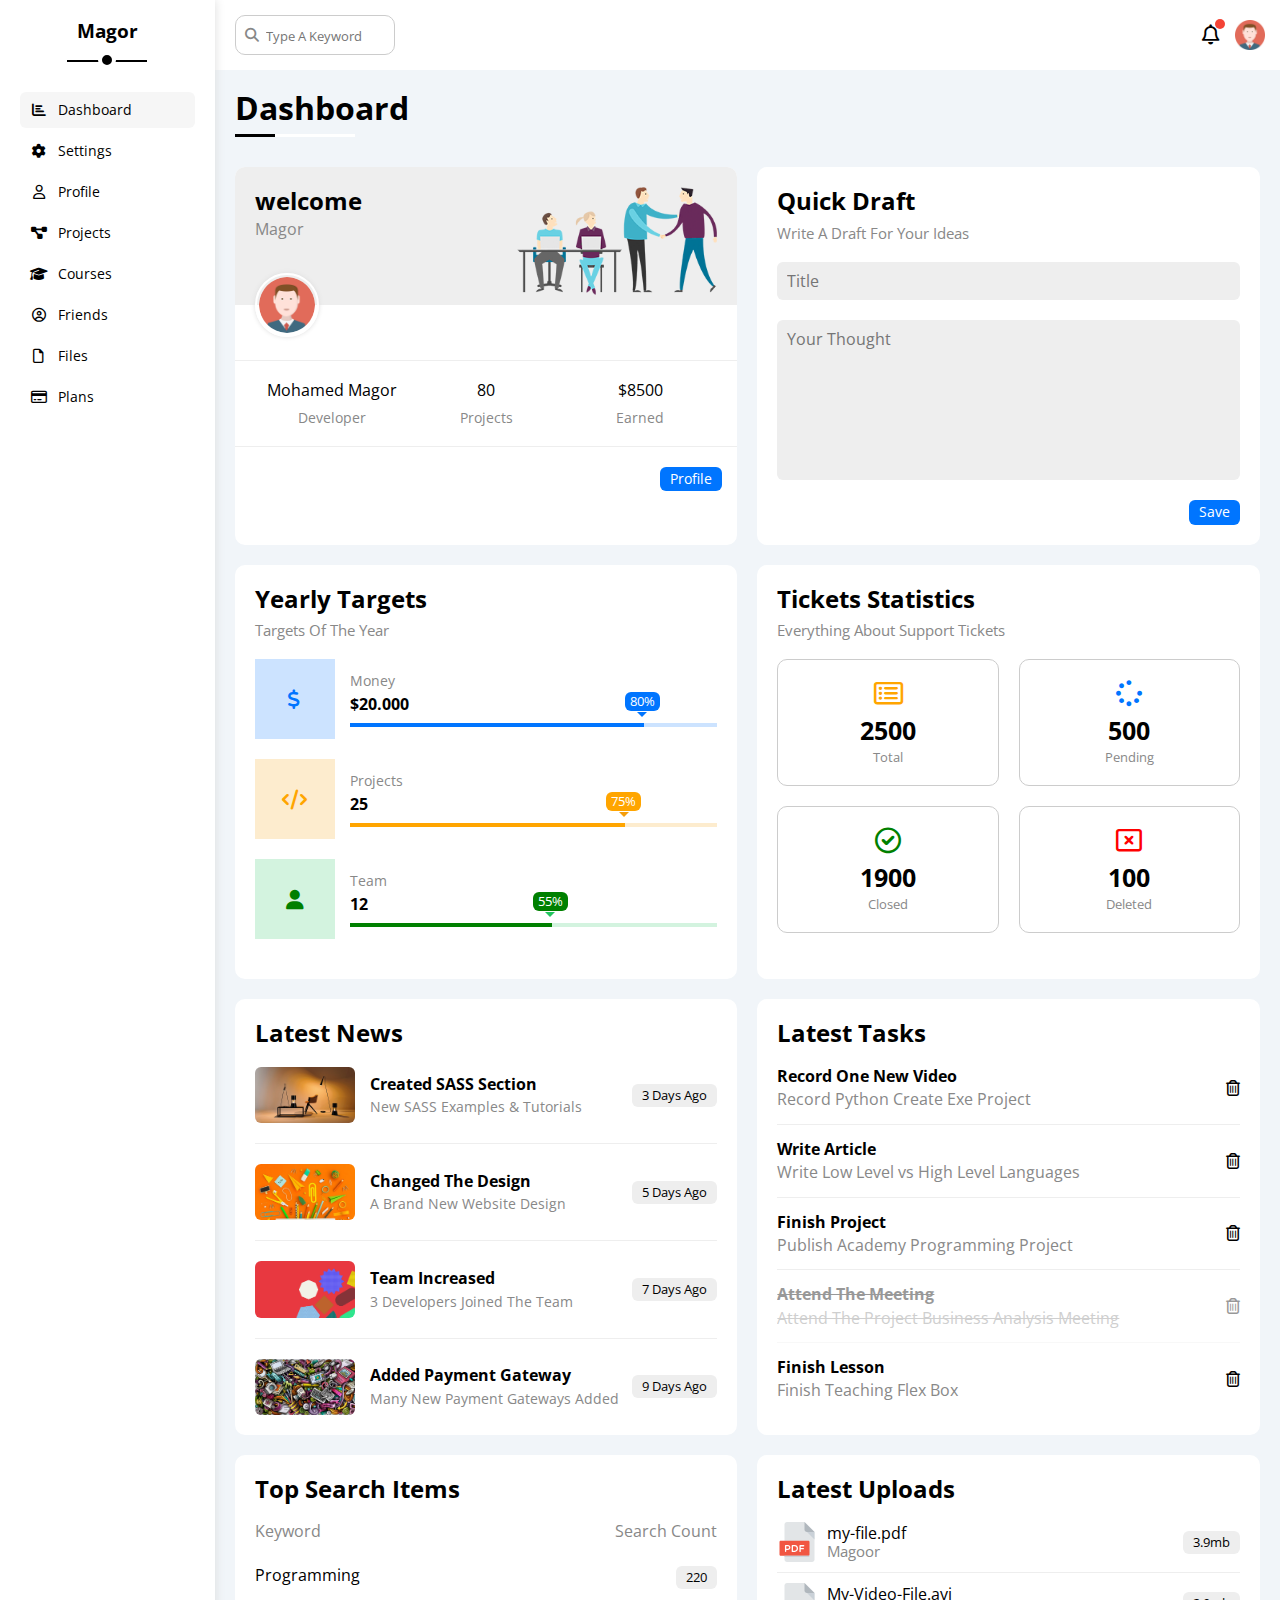
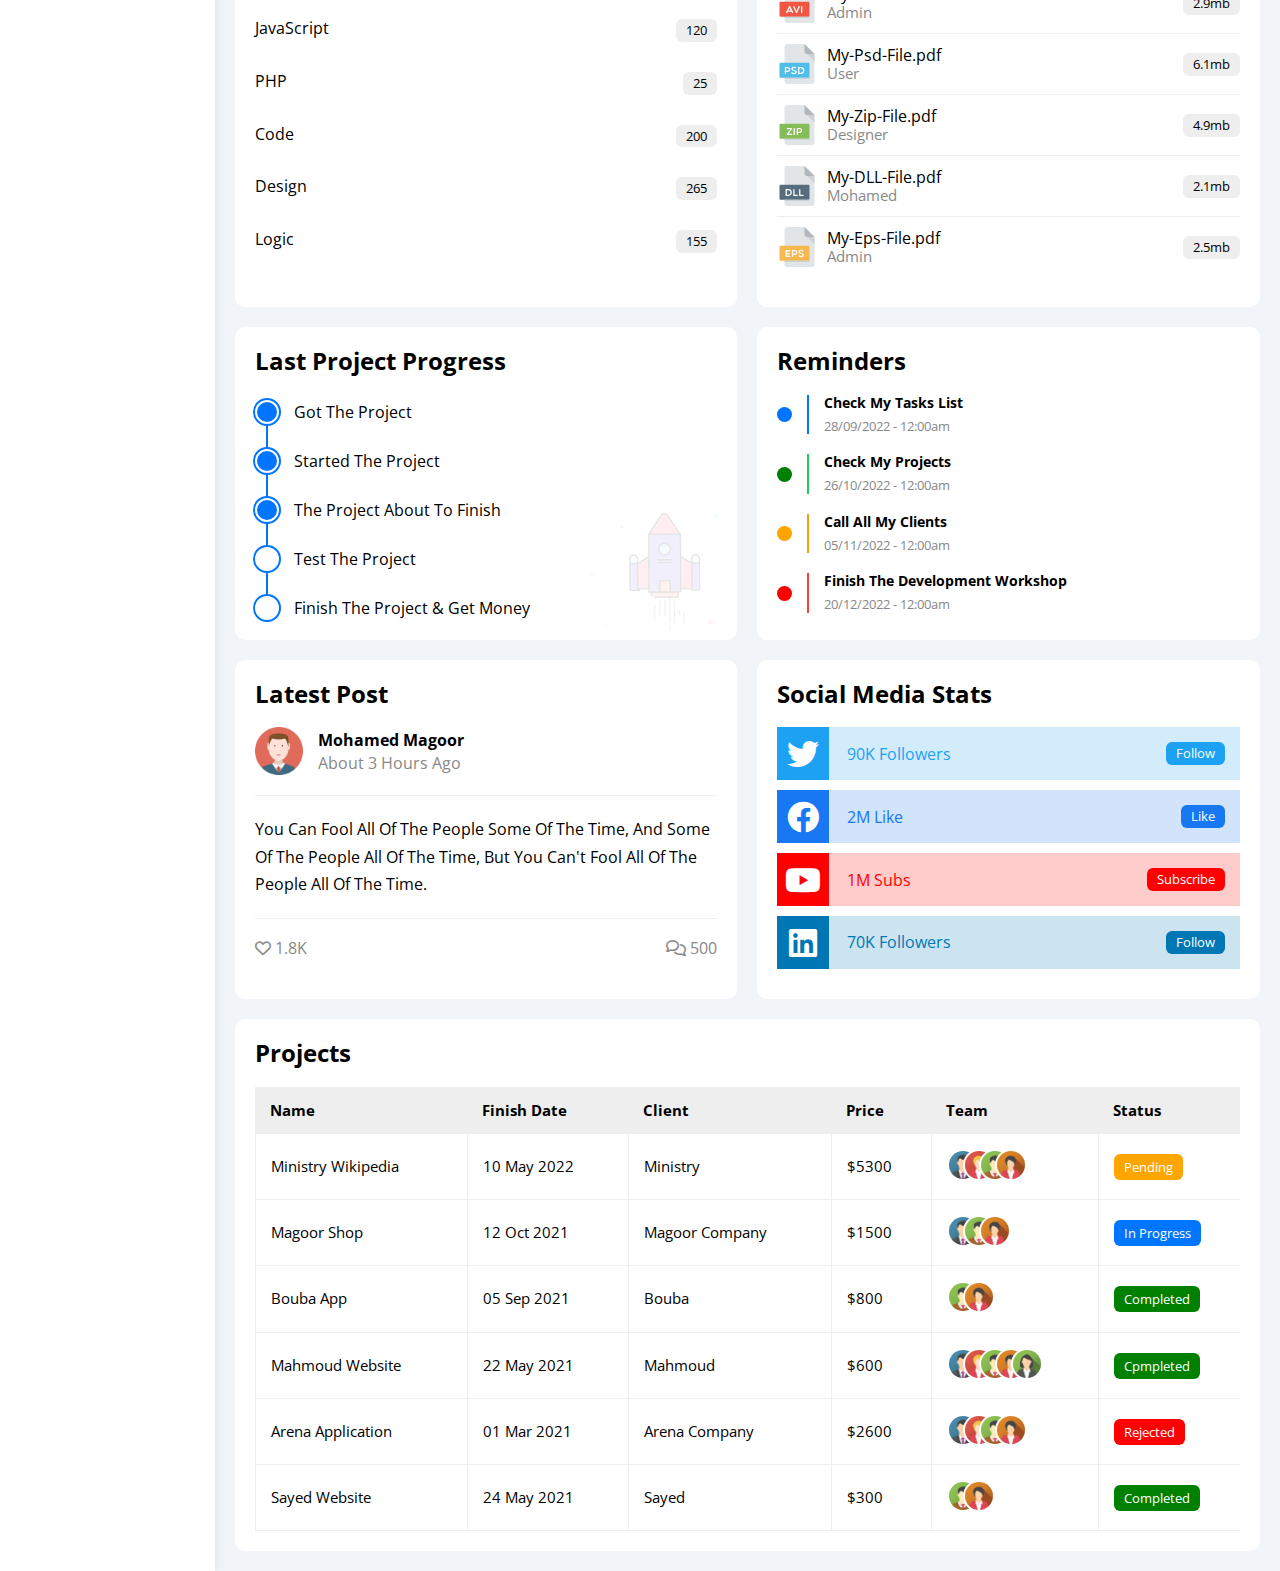
<file: index.html>
<!DOCTYPE html>
<html lang="en">
<head>
    <meta charset="UTF-8">
    <meta http-equiv="X-UA-Compatible" content="IE=edge">
    <meta name="viewport" content="width=device-width, initial-scale=1.0">
         <link rel="stylesheet" href="css/all.min.css">
         <link rel="stylesheet" href="css/framework.css">
         <link rel="stylesheet" href="css/main.css">
         <link rel="stylesheet" href="css/normalize.css">
         <link rel="preconnect" href="https://fonts.googleapis.com">
         <link rel="preconnect" href="https://fonts.gstatic.com" crossorigin>
         <link href="https://fonts.googleapis.com/css2?family=Cairo:wght@300;400;500;700&family=Open+Sans:wght@400;700&family=Work+Sans:wght@200;300;400;500;600;700;800&display=swap" rel="stylesheet">
    <title>Dashboard</title>
</head>
<body>
   <div class="page d-flex">
    <div class="sidebar bg-white p-20 p-relative">
        <h3 class="p-relative txt-c mt-0">Magor</h3>
        <ul>
            <li>
                <a class="active d-flex align-center fs-14 c-black rad-6 p-10" href="index.html">
                    <i class="fa-solid fa-chart-bar fa-fw"></i>
                    <span >Dashboard</span>
                </a>
            </li>
            <li>
                <a class=" d-flex align-center fs-14 c-black rad-6 p-10" href="settings.html">
                    <i class="fa-solid fa-gear fa-fw"></i>
                    <span>Settings</span>
                </a>
            </li>
            <li>
                <a class=" d-flex align-center fs-14 c-black rad-6 p-10" href="profile.html">
                    <i class="fa-regular fa-user fa-fw"></i>
                    <span>Profile</span>
                </a>
            </li>
            <li>
                <a class=" d-flex align-center fs-14 c-black rad-6 p-10" href="projects.html">
                    <i class="fa-solid fa-diagram-project fa-fw"></i>
                    <span>Projects</span>
                </a>
            </li>
            <li>
                <a class=" d-flex align-center fs-14 c-black rad-6 p-10" href="courses.html">
                    <i class="fa-solid fa-graduation-cap fa-fw"></i>
                    <span>Courses</span>
                </a>
            </li>
            <li>
                <a class=" d-flex align-center fs-14 c-black rad-6 p-10" href="friends.html">
                    <i class="fa-regular fa-circle-user fa-fw"></i>
                    <span>Friends</span>
                </a>
            </li>
            <li>
                <a class=" d-flex align-center fs-14 c-black rad-6 p-10" href="files.html">
                    <i class="fa-sharp fa-regular fa-file fa-fw"></i>
                    <span>Files</span>
                </a>
            </li>
            <li>
                <a class=" d-flex align-center fs-14 c-black rad-6 p-10" href="plans.html">
                    <i class="fa-regular fa-credit-card fa-fw"></i>
                    <span>Plans</span>
                </a>
            </li>
        </ul>
    </div>
    <div class="content w-full ">
        <!-- start head --> 
        <div class="head between-flex p-15 bg-white">
            <div class="search p-relative">
                <input class="p-10" type="search" placeholder="Type A Keyword">
            </div>
            <div class="icons d-flex align-center">
               <span class="notification p-relative ">
                <i class="fa-regular fa-bell fa-lg"></i>
               </span>
               <img src="avatar.png" alt="">
            </div>
        </div>
        <!-- end head -->
        <h1 class="p-relative">Dashboard</h1>
        <div class="wrapper d-grid gap-20">
            <div class="welcome bg-white rad-10 txt-c-mobile block-mobile">
                <div class="intro p-20 d-flex bg-eee space-between">
                    <div>
                        <h2 class="m-0">welcome</h2>
                        <p class="c-grey mt-5">Magor</p>
                    </div>
                    <img class="hide-mobile" src="welcome.png" alt="">
                </div>
                <img src="avatar.png" class="avatar" alt="">
                <div class="body txt-c d-flex p-20 mt-20 mb-20 block-mobile">
                    <div>Mohamed Magor <span class="d-block c-grey fs-14 mt-10">Developer</span></div>
                    <div>80 <span class="d-block c-grey fs-14 mt-10">Projects</span></div>
                    <div>$8500 <span class="d-block c-grey fs-14 mt-10">Earned</span></div>
                </div>
                <a href="profile.html" class="visite d-block fs-14 bg-blue c-white w-fit btn-shape">Profile</a>
            </div>
            <!-- end welcome -->
            <!-- start quick draft widget -->
            <div class="quick-draft bg-white p-20 rad-10">
                <h2 class="mt-0 mb-10">
                    Quick Draft
                </h2>
                <p class="mt-0 mb-20 c-grey fs-15">Write A Draft For Your Ideas</p>
                <form >
                    <input class="d-block rad-6 mb-20 w-full p-10 b-none bg-eee" type="text" placeholder="Title">
                    <textarea class="d-block rad-6 mb-20 w-full p-10 b-none bg-eee" placeholder="Your Thought"></textarea>
                    <input class="save d-block fs-14 bg-blue c-white b-none w-fit btn-shape" type="submit" value="Save">
                </form>
            </div>
            <!-- end quick draft widget -->
            <!-- start target -->
            <div class="targets bg-white rad-10  p-20">
                <h2 class="mt-0 mb-10">Yearly Targets</h2>
                <p class="mt-0 mb-20 c-grey fs-15">Targets Of The Year</p>
                <div class="targets-row mb-20  d-flex align-center blue">
                    <div class="icon center-flex">
                        <i class="fa-solid fa-dollar-sign c-blue fa-lg"></i>
                    </div>
                    <div class="details">
                        <span class="fs-14 c-grey">Money</span>
                        <span class="d-block mt-5 mb-10 fw-bold">$20.000</span>
                        <div class="progress p-relative">
                            <span class="bg-blue blue" style="width: 80%">
                            <span class="bg-blue">80%</span></span>
                        </div>
                    </div>

                </div>
                <div class="targets-row mb-20  d-flex align-center orange">
                    <div class="icon center-flex">
                        <i class="fa-solid fa-code fa-lg c-orange"></i>
                    </div>
                    <div class="details">
                        <span class="fs-14 c-grey">Projects</span>
                        <span class="d-block mt-5 mb-10 fw-bold">25</span>
                        <div class="progress p-relative">
                            <span class="bg-orange orange" style="width: 75%">
                            <span class="bg-orange">75%</span></span>
                        </div>
                    </div>

                </div>
                <div class="targets-row mb-20  d-flex align-center green">
                    <div class="icon center-flex">
                        <i class="fa-solid fa-user c-green fa-lg"></i>
                    </div>
                    <div class="details">
                        <span class="fs-14 c-grey">Team</span>
                        <span class="d-block mt-5 mb-10 fw-bold">12</span>
                        <div class="progress p-relative">
                            <span class="bg-green green" style="width: 55%">
                            <span class="bg-green">55%</span></span>
                        </div>
                    </div>

                </div>
            </div>
            <!-- end targets -->
            <!-- start tickets -->
            <div class="tickets p-20 rad-10 bg-white">
                <h2 class="mt-0 mb-10">Tickets Statistics</h2>
                <p class="mt-0 mb-20 c-grey fs-15">Everything About Support Tickets </p>
                <div class="d-flex txt-c f-wrap gap-20">
                    <div class="box p-20 rad-10 fs-13 c-grey">
                        <i class="fa-regular fa-rectangle-list mb-10 c-orange fa-2x"></i>
                        <span class="d-block fw-bold c-black fs-25 mb-5">2500</span>
                        Total
                    </div>
                    <div class="box p-20 rad-10 fs-13 c-grey">
                        <i class="fa-solid fa-spinner fa-2x c-blue mb-10"></i>
                        <span class="d-block fw-bold c-black fs-25 mb-5">500</span>
                        Pending
                    </div>
                    <div class="box p-20 rad-10 fs-13 c-grey">
                        <i class="fa-sharp fa-regular fa-circle-check fa-2x c-green mb-10"></i>
                        <span class="d-block fw-bold c-black fs-25 mb-5">1900</span>
                        Closed
                    </div>
                    <div class="box p-20 rad-10 fs-13 c-grey">
                        <i class="fa-regular fa-rectangle-xmark fa-2x c-red mb-10"></i>
                        <span class="d-block fw-bold c-black fs-25 mb-5">100</span>
                        Deleted

                    </div>

                </div>
            </div>
            <!-- end tickets -->
            <!-- start latestes news -->
            <div class="latest-news p-20 rad-10 bg-white txt-c-mobile">
                <h2 class="mt-0 mb-20">Latest News</h2>
                <div class="news-row d-flex align-center">
                    <img src="news-01.png" alt="">
                    <div class="info">
                        <h3>Created SASS Section</h3>
                        <p class="fs-14 m-0 c-grey">New SASS Examples & Tutorials</p>
                    </div>
                    <div class="btn-shape bg-eee fs-13 label">3 Days Ago</div>

                </div>
                <div class="news-row d-flex align-center">
                    <img src="news-02.png" alt="">
                    <div class="info">
                        <h3>Changed The Design</h3>
                        <p class="fs-14 m-0 c-grey">A Brand New Website Design</p>
                    </div>
                    <div class="btn-shape bg-eee fs-13 label">5 Days Ago</div>

                </div>
                <div class="news-row d-flex align-center">
                    <img src="news-03.png" alt="">
                    <div class="info">
                        <h3>Team Increased</h3>
                        <p class="fs-14 m-0 c-grey">3 Developers Joined The Team</p>
                    </div>
                    <div class="btn-shape bg-eee fs-13 label">7 Days Ago
                    </div>

                </div>
                <div class="news-row d-flex align-center">
                    <img src="news-04.png" alt="">
                    <div class="info">
                        <h3>Added Payment Gateway</h3>
                        <p class="fs-14 m-0 c-grey">Many New Payment Gateways Added</p>
                    </div>
                    <div class="btn-shape bg-eee fs-13 label">9 Days Ago</div>

                </div>

            </div>
            <!-- end latestes news -->
            <!-- start tasks -->
            <div class="tasks p-20 rad-10 bg-white">
                <h2 class="mt-0 mb-20">Latest Tasks</h2>
                <div class="task-row between-flex">
                    <div class="task-info">
                        <h3 class="mt-0 mb-5 fs-16">Record One New Video </h3>
                        <p class="c-grey m-0">Record Python Create Exe Project </p>

                    </div>
                    <i class="fa-regular fa-trash-can delete"></i>
                </div>
                <div class="task-row between-flex">
                    <div class="task-info">
                        <h3 class="mt-0 mb-5 fs-16">Write Article</h3>
                        <p class="c-grey m-0">Write Low Level vs High Level Languages</p>
                    </div>
                    <i class="fa-regular fa-trash-can delete"></i>
                </div>
                <div class="task-row between-flex">
                    <div class="task-info">
                        <h3 class="mt-0 mb-5 fs-16">Finish Project
                        </h3>
                        <p class="c-grey m-0">Publish Academy Programming Project

                        </p>

                    </div>
                    <i class="fa-regular fa-trash-can delete"></i>
                </div>
                <div class="task-row between-flex done">
                    <div class="task-info">
                        <h3 class="mt-0 mb-5 fs-16">Attend The Meeting</h3>
                        <p class="c-grey m-0">Attend The Project Business Analysis Meeting</p>
                    </div>
                    <i class="fa-regular fa-trash-can delete"></i>
                </div>
                <div class="task-row between-flex">
                    <div class="task-info">
                        <h3 class="mt-0 mb-5 fs-16">Finish Lesson</h3>
                        <p class="c-grey m-0">Finish Teaching Flex Box</p>
                    </div>
                    <i class="fa-regular fa-trash-can delete"></i>
                </div>

            </div>
            <!-- end tasks -->
            <!-- start top search -->
            <div class="search-items p-20 rad-10 bg-white ">
                <h2 class="mt-0 mb-20">Top Search Items </h2>
                <div class="items-head d-flex space-between c-grey mb-10">
                    <div>Keyword</div>
                    <div>Search Count </div>
                </div>
                <div class="items d-flex space-between pt-15 pb-15">
                    <span>Programming </span>
                    <span class="fs-13 btn-shape bg-eee">220</span>
                    
                </div>
                <div class="items d-flex space-between pt-15 pb-15">
                    <span>JavaScript
                    </span>
                    <span class="fs-13 btn-shape bg-eee">120</span>
                    
                </div>
                <div class="items d-flex space-between pt-15 pb-15">
                    <span>PHP </span>
                    <span class="fs-13 btn-shape bg-eee">25</span>
                    
                </div>
                <div class="items d-flex space-between pt-15 pb-15">
                    <span>Code </span>
                    <span class="fs-13 btn-shape bg-eee">200</span>
                    
                </div>
                <div class="items d-flex space-between pt-15 pb-15">
                    <span>Design
                    </span>
                    <span class="fs-13 btn-shape bg-eee">265</span>
                    
                </div>
                <div class="items d-flex space-between pt-15 pb-15">
                    <span>Logic
                    </span>
                    <span class="fs-13 btn-shape bg-eee">155</span>
                    
                </div>
            </div>
            <!-- end top search -->
            <!-- start a latest uploads -->
            <div class="latest-uploads p-20 rad-10 bg-white">
                <h2 class="mt-0 mb-20">Latest Uploads</h2>
                <ul class="m-0">
                    <li class="between-flex pb-10 mb-10">
                        <div class="d-flex align-center">
                            <img class="mr-10" src="pdf.svg" alt="">
                            <div>
                                <span class="d-block">my-file.pdf  </span>
                                <span class="fs-15 c-grey">Magoor</span>
                            </div>
                        </div>
                        <div class="bg-eee btn-shape fs-13">3.9mb</div>
                    </li>
                    <li class="between-flex pb-10 mb-10">
                        <div class="d-flex align-center">
                            <img class="mr-10" src="avi.svg" alt="">
                            <div>
                                <span class="d-block">My-Video-File.avi</span>                                </span>
                                <span class="fs-15 c-grey">Admin</span>
                            </div>
                        </div>
                        <div class="bg-eee btn-shape fs-13">2.9mb</div>
                    </li>
                    <li class="between-flex pb-10 mb-10">
                        <div class="d-flex align-center">
                            <img class="mr-10" src="psd.svg" alt="">
                            <div>
                                <span class="d-block"> My-Psd-File.pdf </span>

                                <span class="fs-15 c-grey">User </span>
                            </div>
                        </div>
                        <div class="bg-eee btn-shape fs-13">6.1mb</div>
                    </li>
                    <li class="between-flex pb-10 mb-10">
                        <div class="d-flex align-center">
                            <img class="mr-10" src="zip.svg" alt="">
                            <div>
                                <span class="d-block"> My-Zip-File.pdf</span>                                </span>
                                <span class="fs-15 c-grey">Designer</span>
                            </div>
                        </div>
                        <div class="bg-eee btn-shape fs-13">4.9mb</div>
                    </li>
                    <li class="between-flex pb-10 mb-10">
                        <div class="d-flex align-center">
                            <img class="mr-10" src="dll.svg" alt="">
                            <div>
                                <span class="d-block">My-DLL-File.pdf</span>                                </span>
                                <span class="fs-15 c-grey">Mohamed</span>
                            </div>
                        </div>
                        <div class="bg-eee btn-shape fs-13">2.1mb</div>
                    </li>
                    <li class="between-flex pb-10 mb-10">
                        <div class="d-flex align-center">
                            <img class="mr-10" src="eps.svg" alt="">
                            <div>
                                <span class="d-block">My-Eps-File.pdf </span>
                                <span class="fs-15 c-grey">Admin</span>
                            </div>
                        </div>
                        <div class="bg-eee btn-shape fs-13">2.5mb</div>
                    </li>

                </ul>

            </div>
            <!-- end a latest uploads -->
            <!-- start last progress of project -->
            <div class="last-project p-relative p-20 rad-10 bg-white ">
                <h2 class="mt-0 mb-20">Last Project Progress  </h2>
                <ul class="m-0 p-relative">
                    <li class="mt-25 d-flex align-center done">
                        Got The Project
                    </li>
                    <li class="mt-25 d-flex align-center done">
                        Started The Project
                    </li>
                    <li class="mt-25 d-flex align-center done">
                        The Project About To Finish
                    </li>
                    <li class="mt-25 d-flex align-center current">
                        Test The Project
                    </li>
                    <li class="mt-25 d-flex align-center ">
                        Finish The Project & Get Money
                    </li>
                </ul>
                <img class="hide-mobile launch-icon" src="project.png" alt="">

            </div>


            <!-- end last progress of project -->
            <!-- start reminders -->
            <div class="reminders bg-white rad-10 p-20 p-relative">
                <h2 class="mt-0 mb-25 ">Reminders </h2>
                <ul class="m-0">
                    <li class="d-flex align-center mt-20">
                        <span class="bg-blue key mr-15 d-block rad-half"></span>
                    <div class="blue pl-15">
                        <p class="fs-14 fw-bold mt-0 mb-5">Check My Tasks List </p>
                        <span class="c-grey fs-13">28/09/2022 - 12:00am</span>
                    </div>
                </li>
                    <li class="d-flex align-center mt-20">
                        <span class="bg-green key mr-15 d-block rad-half"></span>
                    <div class="green pl-15">
                        <p class="fs-14 fw-bold mt-0 mb-5">Check My Projects </p>
                        <span class="c-grey fs-13">26/10/2022 - 12:00am  </span>
                    </div>
                </li>
                    <li class="d-flex align-center mt-20">
                        <span class="bg-orange key mr-15 d-block rad-half"></span>
                    <div class="orange pl-15">
                        <p class="fs-14 fw-bold mt-0 mb-5">Call All My Clients</p>
                        <span class="c-grey fs-13">05/11/2022 - 12:00am   </span>
                    </div>
                </li>
                    <li class="d-flex align-center mt-20">
                        <span class="bg-red key mr-15 d-block rad-half"></span>
                    <div class="red pl-15">
                        <p class="fs-14 fw-bold mt-0 mb-5"> Finish The Development Workshop</p>
                        <span class="c-grey fs-13">20/12/2022 - 12:00am  </span>
                    </div>
                </li>
                </ul>
            </div>
            <!-- end reminders -->
            <!-- start latest post -->
            <div class="latest-post bg-white rad-10 p-20 p-relative">
                <h2 class="mt-0 mb-25">Latest Post </h2>
                <div class="top d-flex align-center">
                    <img class="avatar mr-15" src="avatar.png" alt="">
                    <div class="info">
                        <span class="d-block mb-5 fw-bold">Mohamed Magoor</span>
                        <span class="c-grey">About 3 Hours Ago   </span>
                    </div>
                </div>
                <div class="post-content txt-c-mobile pt-20 pb-20 mt-20 mb-20 ln">
                    You Can Fool All Of The People Some Of The Time, And Some Of The People All
                     Of The Time, But You Can't Fool All Of The People All Of The Time.

                </div>
                <div class="post-stats between-flex c-grey">
                    <div><i class="fa-regular fa-heart"></i>
                    <span> 1.8K</span></div>
                    
                    <div><i class="fa-regular fa-comments"></i></i>
                    <span> 500</span></div>
                    

                </div>
            </div>
            <!-- end latest post -->
            <!-- start social media -->
            <div class="social-media p-relative p-20 bg-white rad-10">
                <h2 class="mt-0 mb-25">Social Media Stats </h2>
                <div class="box twitter p-relative p-15 mb-10 between-flex">
                    <i class="fa-brands fa-twitter fa-2x center-flex h-full c-white "></i>
                    <span>90K Followers</span>
                    <a class="fs-13 c-white btn-shape" href="#">Follow</a>
                </div>
                <div class="box facebook p-relative p-15 mb-10 between-flex">
                    <i class="fa-brands fa-facebook fa-2x center-flex h-full c-white "></i>
                    <span>2M Like </span>
                    <a class="fs-13 c-white btn-shape" href="#">Like</a>
                </div>
                <div class="box youtube p-relative p-15 mb-10 between-flex">
                    <i class="fa-brands fa-youtube fa-2x center-flex h-full c-white "></i>
                    <span>1M Subs </span>
                    <a class="fs-13 c-white btn-shape" href="#">Subscribe</a>
                </div>
                <div class="box linked-in p-relative p-15 mb-10 between-flex">
                    <i class="fa-brands fa-linkedin fa-2x center-flex h-full c-white "></i>
                    <span>70K Followers  </span>
                    <a class="fs-13 c-white btn-shape" href="#">Follow</a>
                </div>

            </div>
            <!-- end social media -->
        </div> 
        <!-- start projects table  -->
        <div class="projects  p-20 bg-white rad-10 m-20">
            <h2 class="mt-0 mb-20">Projects </h2>
            <div class="responsive-table">
                <table class="w-full fs-15">
                    <thead>
                        <tr>
                            <td>Name</td>
                            <td>Finish Date	</td>
                            <td>Client	</td>
                            <td>Price</td>
                            <td>Team</td>	
                            <td>Status  </td>
                        </tr>
                    </thead>
                    <tbody>
                        <tr>
                            <td>Ministry Wikipedia</td>
                            <td>10 May 2022	</td>
                            <td>Ministry</td>
                            <td>$5300</td>
                            <td>
                                <img src="team-01.png" alt="">
                                <img src="team-05.png" alt="">
                                <img src="team-03.png" alt="">
                                <img src="team-04.png" alt="">
                            </td>	
                            <td>
                                <span class="label bg-orange c-white btn-shape">Pending</span> 
                             </td> 
                        </tr>
                        <tr>
                            <td>Magoor Shop</td>
                            <td>12 Oct 2021		</td>
                            <td>Magoor Company	</td>
                            <td>$1500	</td>
                            <td>
                                <img src="team-01.png" alt="">
                                <img src="team-03.png" alt="">
                                <img src="team-04.png" alt="">
                            </td>	
                            <td>
                                <span class="label bg-blue c-white btn-shape">In Progress</span> 
                             </td> 
                        </tr>
                        <tr>
                            <td>Bouba App	 </td>
                            <td>05 Sep 2021		</td>
                            <td>Bouba</td>
                            <td>$800</td>
                            <td>
                                <img src="team-03.png" alt="">
                                <img src="team-04.png" alt="">
                            </td>	
                            <td>
                                <span class="label bg-green c-white btn-shape">Completed</span> 
                             </td> 
                        </tr>
                        <tr>
                            <td>Mahmoud Website	</td>
                            <td>22 May 2021		</td>
                            <td>Mahmoud</td>
                            <td>$600</td>
                            <td>
                                <img src="team-01.png" alt="">
                                <img src="team-05.png" alt="">
                                <img src="team-03.png" alt="">
                                <img src="team-04.png" alt="">
                                <img src="team-02.png" alt="">
                            </td>	
                            <td>
                                <span class="label bg-green c-white btn-shape">Cpmpleted</span> 
                             </td> 
                        </tr>
                        <tr>
                            <td>Arena Application	</td>
                            <td>01 Mar 2021	</td>
                            <td>Arena Company	</td>
                            <td>$2600	</td>
                            <td>
                                <img src="team-01.png" alt="">
                                <img src="team-05.png" alt="">
                                <img src="team-03.png" alt="">
                                <img src="team-04.png" alt="">
                            </td>	
                            <td>
                                <span class="label bg-red c-white btn-shape">Rejected</span> 
                             </td> 
                        </tr>
                        <tr>
                            <td>Sayed Website	</td>
                            <td>24 May 2021		</td>
                            <td>Sayed	</td>
                            <td>$300	</td>
                            <td>
                               
                                <img src="team-03.png" alt="">
                                <img src="team-04.png" alt="">
                            </td>	
                            <td>
                                <span class="label bg-green c-white btn-shape">Completed</span> 
                             </td> 
                        </tr>
                    </tbody>
                </table>
            </div>
        </div>
        <!-- end projects table  -->
    </div>
   </div>
   
</body>
</html>
</file>
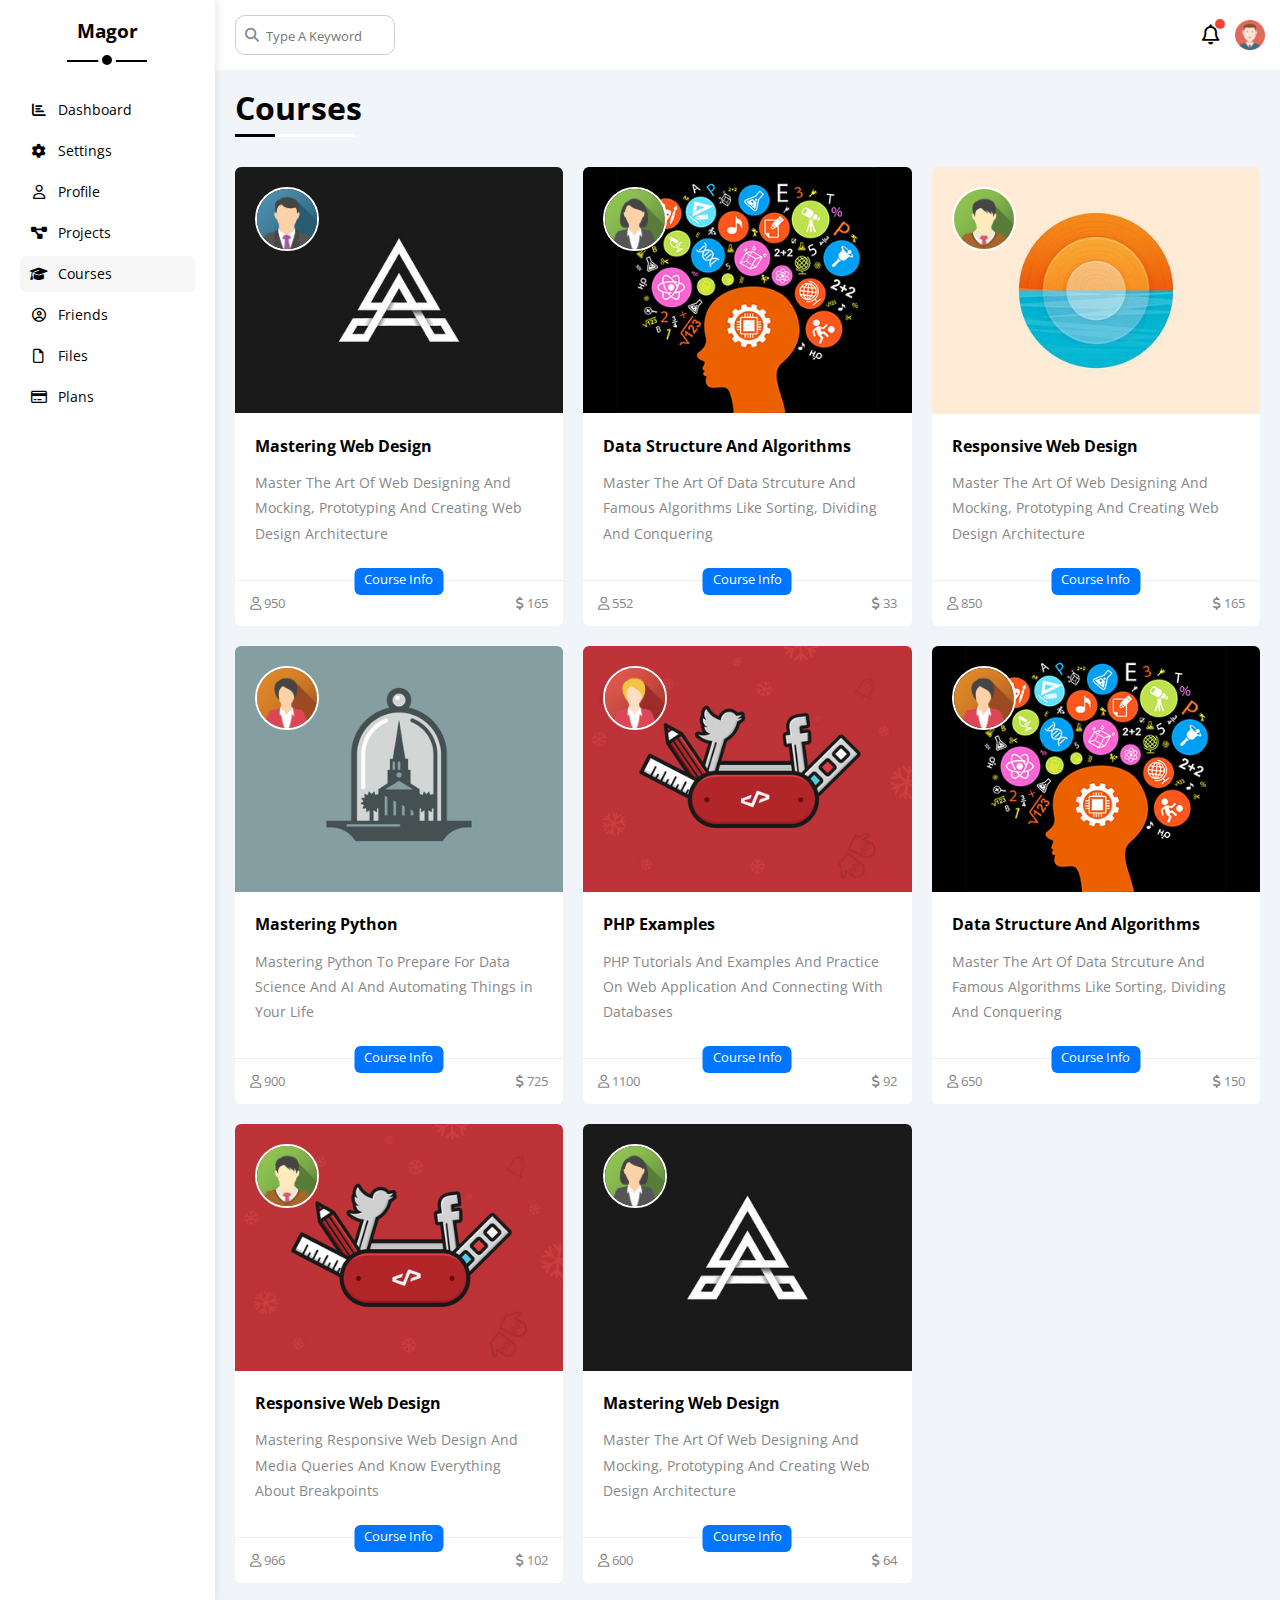
<file: courses.html>
<!DOCTYPE html>
<html lang="en">
<head>
    <meta charset="UTF-8">
    <meta http-equiv="X-UA-Compatible" content="IE=edge">
    <meta name="viewport" content="width=device-width, initial-scale=1.0">
         <link rel="stylesheet" href="css/all.min.css">
         <link rel="stylesheet" href="css/framework.css">
         <link rel="stylesheet" href="css/main.css">
         <link rel="stylesheet" href="css/normalize.css">
         <link rel="preconnect" href="https://fonts.googleapis.com">
         <link rel="preconnect" href="https://fonts.gstatic.com" crossorigin>
         <link href="https://fonts.googleapis.com/css2?family=Cairo:wght@300;400;500;700&family=Open+Sans:wght@400;700&family=Work+Sans:wght@200;300;400;500;600;700;800&display=swap" rel="stylesheet">
    <title>Courses</title>
</head>
<body>
   <div class="page d-flex">
    <div class="sidebar bg-white p-20 p-relative">
        <h3 class="p-relative txt-c mt-0">Magor</h3>
        <ul>
            <li>
                <a class=" d-flex align-center fs-14 c-black rad-6 p-10" href="index.html">
                    <i class="fa-solid fa-chart-bar fa-fw"></i>
                    <span >Dashboard</span>
                </a>
            </li>
            <li>
                <a class="  d-flex align-center fs-14 c-black rad-6 p-10" href="settings.html">
                    <i class="fa-solid fa-gear fa-fw"></i>
                    <span>Settings</span>
                </a>
            </li>
            <li>
                <a class="  d-flex align-center fs-14 c-black rad-6 p-10" href="profile.html">
                    <i class="fa-regular fa-user fa-fw"></i>
                    <span>Profile</span>
                </a>
            </li>
            <li>
                <a class="  d-flex align-center fs-14 c-black rad-6 p-10" href="projects.html">
                    <i class="fa-solid fa-diagram-project fa-fw"></i>
                    <span>Projects</span>
                </a>
            </li>
            <li>
                <a class=" active d-flex align-center fs-14 c-black rad-6 p-10" href="courses.html">
                    <i class="fa-solid fa-graduation-cap fa-fw"></i>
                    <span>Courses</span>
                </a>
            </li>
            <li>
                <a class=" d-flex align-center fs-14 c-black rad-6 p-10" href="friends.html">
                    <i class="fa-regular fa-circle-user fa-fw"></i>
                    <span>Friends</span>
                </a>
            </li>
            <li>
                <a class=" d-flex align-center fs-14 c-black rad-6 p-10" href="files.html">
                    <i class="fa-sharp fa-regular fa-file fa-fw"></i>
                    <span>Files</span>
                </a>
            </li>
            <li>
                <a class=" d-flex align-center fs-14 c-black rad-6 p-10" href="plans.html">
                    <i class="fa-regular fa-credit-card fa-fw"></i>
                    <span>Plans</span>
                </a>
            </li>
        </ul>
    </div>
    <div class="content w-full ">
        <!-- start head --> 
        <div class="head between-flex p-15 bg-white">
            <div class="search p-relative">
                <input class="p-10" type="search" placeholder="Type A Keyword">
            </div>
            <div class="icons d-flex align-center">
               <span class="notification p-relative ">
                <i class="fa-regular fa-bell fa-lg"></i>
               </span>
               <img src="avatar.png" alt="">
            </div>
        </div>
        <!-- end head -->
        <h1 class="p-relative">Courses</h1>
        <div class="courses-page m-20 d-grid gap-20">
            <div class="course bg-white rad-6 p-relative">
                <img class="cover" src= "course-01.jpg" alt="">
                <img class="instructor" src="team-01.png" alt="">
                <div class="p-20">
                    <h4 class="m-0">Mastering Web Design</h4>
                    <p class="description c-grey mt-15 fs-14">Master The Art Of Web Designing And Mocking, Prototyping And Creating Web Design Architecture </p>
                </div>
                <div class="info p-15 p-relative between-flex">
                    <span class="title bg-blue c-white btn-shape">Course Info</span>
                    <span class="c-grey">
                        <i class="fa-regular fa-user"></i>
                        950
                    </span>
                    <span class="c-grey">
                        <i class="fa-solid fa-dollar-sign"></i>
                        165
                    </span>
                </div>
            </div > 
            <div class="course bg-white rad-6 p-relative">
                <img class="cover" src="course-02.jpg" alt="">
                <img class="instructor" src="team-02.png" alt="">
                <div class="p-20">
                    <h4 class="m-0">Data Structure And Algorithms  </h4>
                    <p class="description c-grey mt-15 fs-14">Master The Art Of Data Strcuture And Famous Algorithms Like Sorting, Dividing And Conquering
                    </p>
                </div>
                <div class="info p-15 p-relative between-flex">
                    <span class="title bg-blue c-white btn-shape">Course Info</span>
                    <span class="c-grey">
                        <i class="fa-regular fa-user"></i>
                        552
                    </span>
                    <span class="c-grey">
                        <i class="fa-solid fa-dollar-sign"></i>
                        33
                    </span>
                </div>
            </div > 
            <div class="course bg-white rad-6 p-relative">
                <img class="cover" src="course-03.jpg" alt="">
                <img class="instructor" src="team-03.png" alt="">
                <div class="p-20">
                    <h4 class="m-0">Responsive Web Design  </h4>
                    <p class="description c-grey mt-15 fs-14">Master The Art Of Web Designing And Mocking, Prototyping And Creating Web Design Architecture </p>
                </div>
                <div class="info p-15 p-relative between-flex">
                    <span class="title bg-blue c-white btn-shape">Course Info</span>
                    <span class="c-grey">
                        <i class="fa-regular fa-user"></i>
                        850
                    </span>
                    <span class="c-grey">
                        <i class="fa-solid fa-dollar-sign"></i>
                        165
                    </span>
                </div>
            </div > 
            <div class="course bg-white rad-6 p-relative">
                <img class="cover" src="course-04.jpg" alt="">
                <img class="instructor" src="team-04.png" alt="">
                <div class="p-20">
                    <h4 class="m-0">Mastering Python   </h4>
                    <p class="description c-grey mt-15 fs-14">Mastering Python To Prepare For Data Science And AI And Automating Things in Your Life   </p>
                </div>
                <div class="info p-15 p-relative between-flex">
                    <span class="title bg-blue c-white btn-shape">Course Info</span>
                    <span class="c-grey">
                        <i class="fa-regular fa-user"></i>
                        900
                    </span>
                    <span class="c-grey">
                        <i class="fa-solid fa-dollar-sign"></i>
                        725
                    </span>
                </div>
            </div > 
            <div class="course bg-white rad-6 p-relative">
                <img class="cover" src="course-05.jpg" alt="">
                <img class="instructor" src="team-05.png" alt="">
                <div class="p-20">
                    <h4 class="m-0">PHP Examples </h4>
                    <p class="description c-grey mt-15 fs-14">PHP Tutorials And Examples And Practice On Web Application And Connecting With Databases    </p>
                </div>
                <div class="info p-15 p-relative between-flex">
                    <span class="title bg-blue c-white btn-shape">Course Info</span>
                    <span class="c-grey">
                        <i class="fa-regular fa-user"></i>
                       1100
                    </span>
                    <span class="c-grey">
                        <i class="fa-solid fa-dollar-sign"></i>
                        92
                    </span>
                </div>
            </div > 
            <div class="course bg-white rad-6 p-relative">
                <img class="cover" src="course-02.jpg" alt="">
                <img class="instructor" src="team-04.png" alt="">
                <div class="p-20">
                    <h4 class="m-0">Data Structure And Algorithms </h4>
                    <p class="description c-grey mt-15 fs-14">Master The Art Of Data Strcuture And Famous Algorithms Like Sorting, Dividing And Conquering   </p>
                </div>
                <div class="info p-15 p-relative between-flex">
                    <span class="title bg-blue c-white btn-shape">Course Info</span>
                    <span class="c-grey">
                        <i class="fa-regular fa-user"></i>
                        650
                    </span>
                    <span class="c-grey">
                        <i class="fa-solid fa-dollar-sign"></i>
                        150
                    </span>
                </div>
            </div > 
            <div class="course bg-white rad-6 p-relative">
                <img class="cover" src="course-05.jpg" alt="">
                <img class="instructor" src="team-03.png" alt="">
                <div class="p-20">
                    <h4 class="m-0">Responsive Web Design </h4>
                    <p class="description c-grey mt-15 fs-14">Mastering Responsive Web Design And Media Queries And Know Everything About Breakpoints </p>
                </div>
                <div class="info p-15 p-relative between-flex">
                    <span class="title bg-blue c-white btn-shape">Course Info</span>
                    <span class="c-grey">
                        <i class="fa-regular fa-user"></i>
                        966
                    </span>
                    <span class="c-grey">
                        <i class="fa-solid fa-dollar-sign"></i>
                        102
                    </span>
                </div>
            </div > 
            <div class="course bg-white rad-6 p-relative">
                <img class="cover" src="course-01.jpg" alt="">
                <img class="instructor" src="team-02.png" alt="">
                <div class="p-20">
                    <h4 class="m-0">Mastering Web Design</h4>
                    <p class="description c-grey mt-15 fs-14">Master The Art Of Web Designing And Mocking, Prototyping And Creating Web Design Architecture </p>
                </div>
                <div class="info p-15 p-relative between-flex">
                    <span class="title bg-blue c-white btn-shape">Course Info</span>
                    <span class="c-grey">
                        <i class="fa-regular fa-user"></i>
                        600
                    </span>
                    <span class="c-grey">
                        <i class="fa-solid fa-dollar-sign"></i>
                        64
                    </span>
                </div>
            </div > 
         </div>
                


    </div>
    </div>
</div>
</body>
</html>
</file>
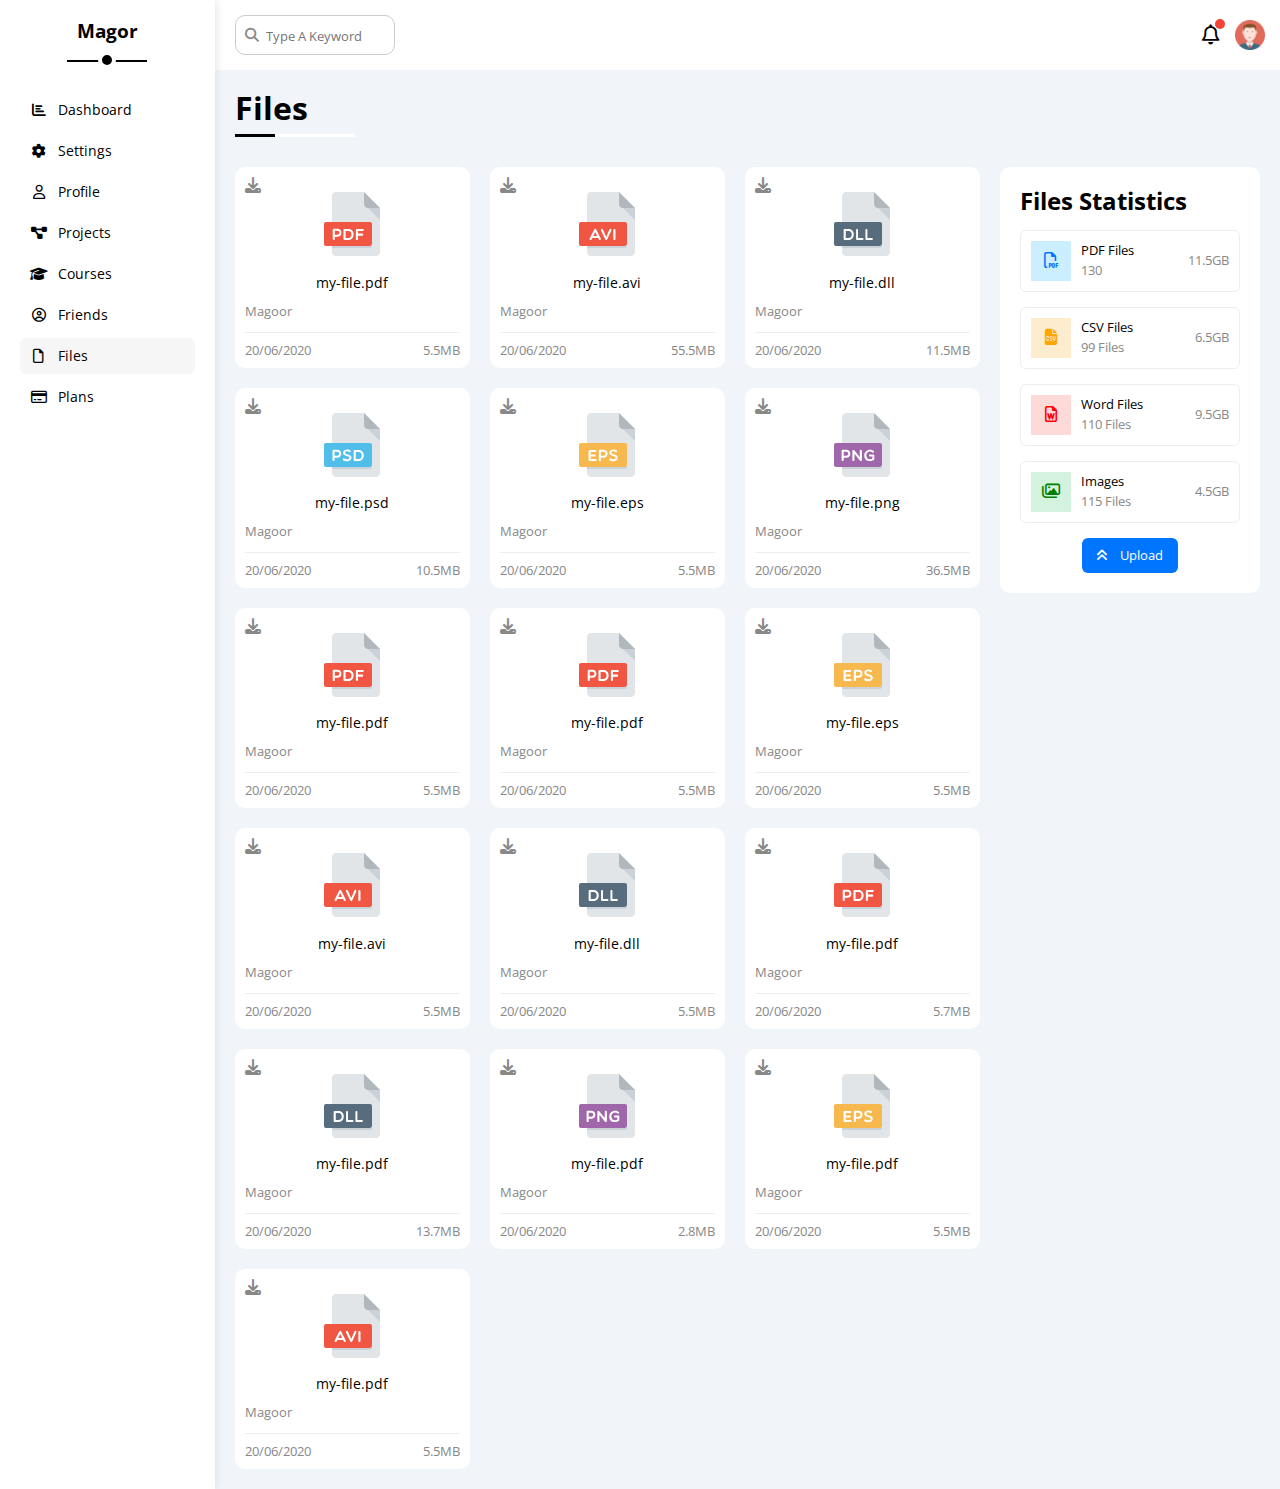
<file: files.html>
<!DOCTYPE html>
<html lang="en">
<head>
    <meta charset="UTF-8">
    <meta http-equiv="X-UA-Compatible" content="IE=edge">
    <meta name="viewport" content="width=device-width, initial-scale=1.0">
         <link rel="stylesheet" href="css/all.min.css">
         <link rel="stylesheet" href="css/framework.css">
         <link rel="stylesheet" href="css/main.css">
         <link rel="stylesheet" href="css/normalize.css">
         <link rel="preconnect" href="https://fonts.googleapis.com">
         <link rel="preconnect" href="https://fonts.gstatic.com" crossorigin>
         <link href="https://fonts.googleapis.com/css2?family=Cairo:wght@300;400;500;700&family=Open+Sans:wght@400;700&family=Work+Sans:wght@200;300;400;500;600;700;800&display=swap" rel="stylesheet">
    <title>Files</title>
</head>
<body>
   <div class="page d-flex">
    <div class="sidebar bg-white p-20 p-relative">
        <h3 class="p-relative txt-c mt-0">Magor</h3>
        <ul>
            <li>
                <a class=" d-flex align-center fs-14 c-black rad-6 p-10" href="index.html">
                    <i class="fa-solid fa-chart-bar fa-fw"></i>
                    <span >Dashboard</span>
                </a>
            </li>
            <li>
                <a class="  d-flex align-center fs-14 c-black rad-6 p-10" href="settings.html">
                    <i class="fa-solid fa-gear fa-fw"></i>
                    <span>Settings</span>
                </a>
            </li>
            <li>
                <a class="  d-flex align-center fs-14 c-black rad-6 p-10" href="profile.html">
                    <i class="fa-regular fa-user fa-fw"></i>
                    <span>Profile</span>
                </a>
            </li>
            <li>
                <a class="  d-flex align-center fs-14 c-black rad-6 p-10" href="projects.html">
                    <i class="fa-solid fa-diagram-project fa-fw"></i>
                    <span>Projects</span>
                </a>
            </li>
            <li>
                <a class="  d-flex align-center fs-14 c-black rad-6 p-10" href="courses.html">
                    <i class="fa-solid fa-graduation-cap fa-fw"></i>
                    <span>Courses</span>
                </a>
            </li>
            <li>
                <a class="  d-flex align-center fs-14 c-black rad-6 p-10" href="friends.html">
                    <i class="fa-regular fa-circle-user fa-fw"></i>
                    <span>Friends</span>
                </a>
            </li>
            <li>
                <a class=" active d-flex align-center fs-14 c-black rad-6 p-10" href="files.html">
                    <i class="fa-sharp fa-regular fa-file fa-fw"></i>
                    <span>Files</span>
                </a>
            </li>
            <li>
                <a class=" d-flex align-center fs-14 c-black rad-6 p-10" href="plans.html">
                    <i class="fa-regular fa-credit-card fa-fw"></i>
                    <span>Plans</span>
                </a>
            </li>
        </ul>
    </div>
    <div class="content w-full ">
        <!-- start head --> 
        <div class="head between-flex p-15 bg-white">
            <div class="search p-relative">
                <input class="p-10" type="search" placeholder="Type A Keyword">
            </div>
            <div class="icons d-flex align-center">
               <span class="notification p-relative ">
                <i class="fa-regular fa-bell fa-lg"></i>
               </span>
               <img src="avatar.png" alt="">
            </div>
        </div>
        <!-- end head -->
        <h1 class="p-relative">Files</h1>
        <div class="files-page d-flex m-20 gap-20">
            <div class="files-stats rad-10 bg-white p-20">
                <h2 class="mt-0 mb-15 txt-c-mobile">Files Statistics  </h2>
                <div class="d-flex align-center border-eee p-10 rad-6 mb-15 fs-13">
                    <i class="fa-regular fa-file-pdf fa-lg blue c-blue center-flex icon"></i>
                    <div class="info">
                        <span>PDF Files</span>
                        <span class="c-grey d-block mt-5">130</span>
                    </div>
                    <div class="size c-grey ">11.5GB  </div>
                </div>
                <div class="d-flex align-center border-eee p-10 rad-6 mb-15 fs-13">
                    <i class="fa-solid fa-file-csv fa-lg orange center-flex c-orange icon"></i>
                    <div class="info">
                        <span>CSV Files</span>
                        <span class="c-grey d-block mt-5">99 Files</span>
                    </div>
                    <div class="size c-grey ">6.5GB  </div>
                </div>
                <div class="d-flex align-center border-eee p-10 rad-6 mb-15 fs-13">
                    <i class="fa-regular fa-file-word fa-lg red center-flex c-red icon"></i>
                    <div class="info">
                        <span>Word Files</span>
                        <span class="c-grey d-block mt-5">110 Files</span>
                    </div>
                    <div class="size c-grey ">9.5GB  </div>
                </div>
                <div class="d-flex align-center border-eee p-10 rad-6 mb-15 fs-13">
                    <i class="fa-regular fa-images fa-lg green center-flex c-green icon"></i>
                    <div class="info">
                        <span>Images</span>
                        <span class="c-grey d-block mt-5">115 Files</span>
                    </div>
                    <div class="size c-grey ">4.5GB  </div>
                </div>
                <a  class= "upload  c-white bg-blue fs-13 rad-6 d-block w-fit" href="#">
                    <i class="fa-solid fa-angles-up mr-10"></i>
                    Upload</a>

            </div>
            <div class="files-content gap-20 d-grid">
                <div class="file bg-white rad-10 p-10 ">
                    <i class="fa-solid fa-download c-grey p-absolute"></i>
                    <div class="icon txt-c">
                        <img class="mt-15 mb-15" src="pdf.svg" alt="">
                    </div>
                    <div class="txt-c mb-10 fs-14">
                        my-file.pdf
                    </div>
                    <p class="c-grey fs-13">Magoor</p>
                    <div class="info between-flex mt-10 pt-10 fs-13 c-grey">
                        <span>20/06/2020  </span>
                        <span>5.5MB  </span>

                    </div>

                </div>
                <div class="file bg-white rad-10 p-10 ">
                    <i class="fa-solid fa-download c-grey p-absolute"></i>
                    <div class="icon txt-c">
                        <img class="mt-15 mb-15" src="avi.svg" alt="">
                    </div>
                    <div class="txt-c mb-10 fs-14">
                        my-file.avi
                    </div>
                    <p class="c-grey fs-13">Magoor</p>
                    <div class="info between-flex mt-10 pt-10 fs-13 c-grey">
                        <span>20/06/2020  </span>
                        <span>55.5MB  </span>

                    </div>

                </div>
                <div class="file bg-white rad-10 p-10 ">
                    <i class="fa-solid fa-download c-grey p-absolute"></i>
                    <div class="icon txt-c">
                        <img class="mt-15 mb-15" src="dll.svg" alt="">
                    </div>
                    <div class="txt-c mb-10 fs-14">
                        my-file.dll
                    </div>
                    <p class="c-grey fs-13">Magoor</p>
                    <div class="info between-flex mt-10 pt-10 fs-13 c-grey">
                        <span>20/06/2020  </span>
                        <span>11.5MB  </span>

                    </div>

                </div>
                <div class="file bg-white rad-10 p-10 ">
                    <i class="fa-solid fa-download c-grey p-absolute"></i>
                    <div class="icon txt-c">
                        <img class="mt-15 mb-15" src="psd.svg" alt="">
                    </div>
                    <div class="txt-c mb-10 fs-14">
                        my-file.psd
                    </div>
                    <p class="c-grey fs-13">Magoor</p>
                    <div class="info between-flex mt-10 pt-10 fs-13 c-grey">
                        <span>20/06/2020  </span>
                        <span>10.5MB  </span>

                    </div>

                </div>
                <div class="file bg-white rad-10 p-10 ">
                    <i class="fa-solid fa-download c-grey p-absolute"></i>
                    <div class="icon txt-c">
                        <img class="mt-15 mb-15" src="eps.svg" alt="">
                    </div>
                    <div class="txt-c mb-10 fs-14">
                        my-file.eps
                    </div>
                    <p class="c-grey fs-13">Magoor</p>
                    <div class="info between-flex mt-10 pt-10 fs-13 c-grey">
                        <span>20/06/2020  </span>
                        <span>5.5MB  </span>

                    </div>

                </div>
                <div class="file bg-white rad-10 p-10 ">
                    <i class="fa-solid fa-download c-grey p-absolute"></i>
                    <div class="icon txt-c">
                        <img class="mt-15 mb-15" src="png.svg" alt="">
                    </div>
                    <div class="txt-c mb-10 fs-14">
                        my-file.png
                    </div>
                    <p class="c-grey fs-13">Magoor</p>
                    <div class="info between-flex mt-10 pt-10 fs-13 c-grey">
                        <span>20/06/2020  </span>
                        <span>36.5MB  </span>

                    </div>

                </div>
                <div class="file bg-white rad-10 p-10 ">
                    <i class="fa-solid fa-download c-grey p-absolute"></i>
                    <div class="icon txt-c">
                        <img class="mt-15 mb-15" src="pdf.svg" alt="">
                    </div>
                    <div class="txt-c mb-10 fs-14">
                        my-file.pdf
                    </div>
                    <p class="c-grey fs-13">Magoor</p>
                    <div class="info between-flex mt-10 pt-10 fs-13 c-grey">
                        <span>20/06/2020  </span>
                        <span>5.5MB  </span>

                    </div>

                </div>
                <div class="file bg-white rad-10 p-10 ">
                    <i class="fa-solid fa-download c-grey p-absolute"></i>
                    <div class="icon txt-c">
                        <img class="mt-15 mb-15" src="pdf.svg" alt="">
                    </div>
                    <div class="txt-c mb-10 fs-14">
                        my-file.pdf
                    </div>
                    <p class="c-grey fs-13">Magoor</p>
                    <div class="info between-flex mt-10 pt-10 fs-13 c-grey">
                        <span>20/06/2020  </span>
                        <span>5.5MB  </span>

                    </div>

                </div>
                <div class="file bg-white rad-10 p-10 ">
                    <i class="fa-solid fa-download c-grey p-absolute"></i>
                    <div class="icon txt-c">
                        <img class="mt-15 mb-15" src="eps.svg" alt="">
                    </div>
                    <div class="txt-c mb-10 fs-14">
                        my-file.eps
                    </div>
                    <p class="c-grey fs-13">Magoor</p>
                    <div class="info between-flex mt-10 pt-10 fs-13 c-grey">
                        <span>20/06/2020  </span>
                        <span>5.5MB  </span>

                    </div>

                </div>
                <div class="file bg-white rad-10 p-10 ">
                    <i class="fa-solid fa-download c-grey p-absolute"></i>
                    <div class="icon txt-c">
                        <img class="mt-15 mb-15" src="avi.svg" alt="">
                    </div>
                    <div class="txt-c mb-10 fs-14">
                        my-file.avi
                    </div>
                    <p class="c-grey fs-13">Magoor</p>
                    <div class="info between-flex mt-10 pt-10 fs-13 c-grey">
                        <span>20/06/2020  </span>
                        <span>5.5MB  </span>

                    </div>

                </div>
                <div class="file bg-white rad-10 p-10 ">
                    <i class="fa-solid fa-download c-grey p-absolute"></i>
                    <div class="icon txt-c">
                        <img class="mt-15 mb-15" src="dll.svg" alt="">
                    </div>
                    <div class="txt-c mb-10 fs-14">
                        my-file.dll
                    </div>
                    <p class="c-grey fs-13">Magoor</p>
                    <div class="info between-flex mt-10 pt-10 fs-13 c-grey">
                        <span>20/06/2020  </span>
                        <span>5.5MB  </span>

                    </div>

                </div>
                <div class="file bg-white rad-10 p-10 ">
                    <i class="fa-solid fa-download c-grey p-absolute"></i>
                    <div class="icon txt-c">
                        <img class="mt-15 mb-15" src="pdf.svg" alt="">
                    </div>
                    <div class="txt-c mb-10 fs-14">
                        my-file.pdf
                    </div>
                    <p class="c-grey fs-13">Magoor</p>
                    <div class="info between-flex mt-10 pt-10 fs-13 c-grey">
                        <span>20/06/2020  </span>
                        <span>5.7MB  </span>

                    </div>

                </div>
                <div class="file bg-white rad-10 p-10 ">
                    <i class="fa-solid fa-download c-grey p-absolute"></i>
                    <div class="icon txt-c">
                        <img class="mt-15 mb-15" src="dll.svg" alt="">
                    </div>
                    <div class="txt-c mb-10 fs-14">
                        my-file.pdf
                    </div>
                    <p class="c-grey fs-13">Magoor</p>
                    <div class="info between-flex mt-10 pt-10 fs-13 c-grey">
                        <span>20/06/2020  </span>
                        <span>13.7MB  </span>

                    </div>

                </div>
                <div class="file bg-white rad-10 p-10 ">
                    <i class="fa-solid fa-download c-grey p-absolute"></i>
                    <div class="icon txt-c">
                        <img class="mt-15 mb-15" src="png.svg" alt="">
                    </div>
                    <div class="txt-c mb-10 fs-14">
                        my-file.pdf
                    </div>
                    <p class="c-grey fs-13">Magoor</p>
                    <div class="info between-flex mt-10 pt-10 fs-13 c-grey">
                        <span>20/06/2020  </span>
                        <span>2.8MB  </span>

                    </div>

                </div>
                <div class="file bg-white rad-10 p-10 ">
                    <i class="fa-solid fa-download c-grey p-absolute"></i>
                    <div class="icon txt-c">
                        <img class="mt-15 mb-15" src="eps.svg" alt="">
                    </div>
                    <div class="txt-c mb-10 fs-14">
                        my-file.pdf
                    </div>
                    <p class="c-grey fs-13">Magoor</p>
                    <div class="info between-flex mt-10 pt-10 fs-13 c-grey">
                        <span>20/06/2020  </span>
                        <span>5.5MB  </span>

                    </div>

                </div>
                <div class="file bg-white rad-10 p-10 ">
                    <i class="fa-solid fa-download c-grey p-absolute"></i>
                    <div class="icon txt-c">
                        <img class="mt-15 mb-15" src="avi.svg" alt="">
                    </div>
                    <div class="txt-c mb-10 fs-14">
                        my-file.pdf
                    </div>
                    <p class="c-grey fs-13">Magoor</p>
                    <div class="info between-flex mt-10 pt-10 fs-13 c-grey">
                        <span>20/06/2020  </span>
                        <span>5.5MB  </span>

                    </div>

                </div>
            </div>
        </div>
      
                


    </div>
    </div>
</div>
</body>
</html>
</file>
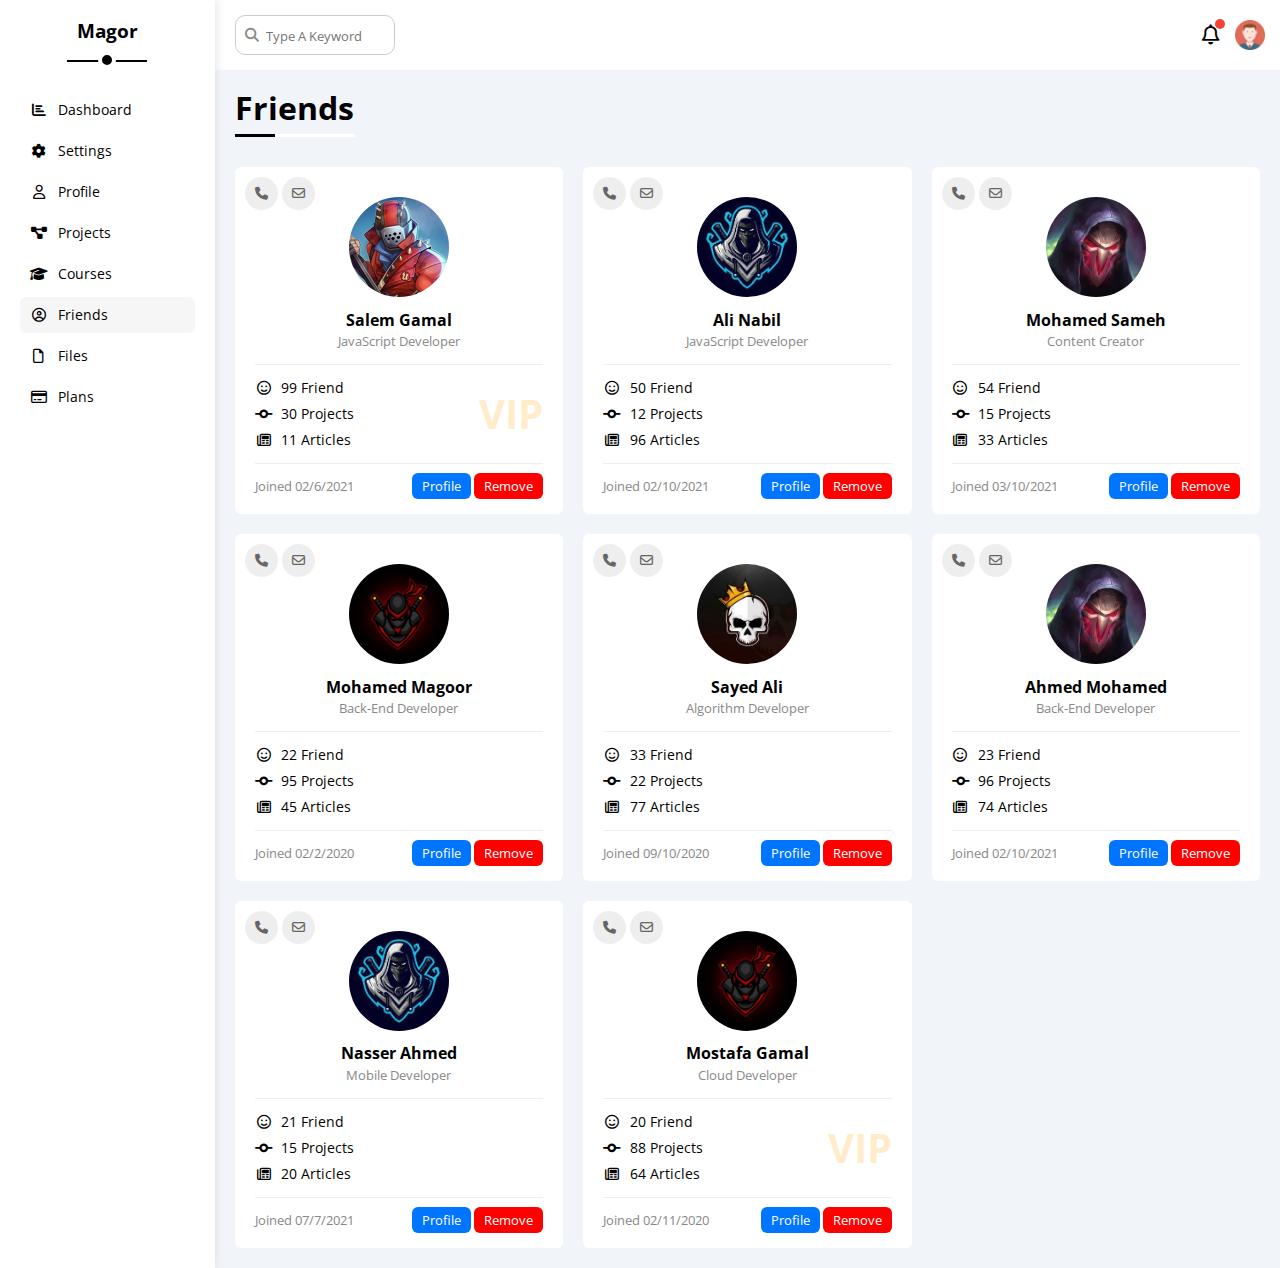
<file: friends.html>
<!DOCTYPE html>
<html lang="en">
<head>
    <meta charset="UTF-8">
    <meta http-equiv="X-UA-Compatible" content="IE=edge">
    <meta name="viewport" content="width=device-width, initial-scale=1.0">
         <link rel="stylesheet" href="css/all.min.css">
         <link rel="stylesheet" href="css/framework.css">
         <link rel="stylesheet" href="css/main.css">
         <link rel="stylesheet" href="css/normalize.css">
         <link rel="preconnect" href="https://fonts.googleapis.com">
         <link rel="preconnect" href="https://fonts.gstatic.com" crossorigin>
         <link href="https://fonts.googleapis.com/css2?family=Cairo:wght@300;400;500;700&family=Open+Sans:wght@400;700&family=Work+Sans:wght@200;300;400;500;600;700;800&display=swap" rel="stylesheet">
    <title>Friends</title>
</head>
<body>
   <div class="page d-flex">
    <div class="sidebar bg-white p-20 p-relative">
        <h3 class="p-relative txt-c mt-0">Magor</h3>
        <ul>
            <li>
                <a class=" d-flex align-center fs-14 c-black rad-6 p-10" href="index.html">
                    <i class="fa-solid fa-chart-bar fa-fw"></i>
                    <span >Dashboard</span>
                </a>
            </li>
            <li>
                <a class="  d-flex align-center fs-14 c-black rad-6 p-10" href="settings.html">
                    <i class="fa-solid fa-gear fa-fw"></i>
                    <span>Settings</span>
                </a>
            </li>
            <li>
                <a class="  d-flex align-center fs-14 c-black rad-6 p-10" href="profile.html">
                    <i class="fa-regular fa-user fa-fw"></i>
                    <span>Profile</span>
                </a>
            </li>
            <li>
                <a class="  d-flex align-center fs-14 c-black rad-6 p-10" href="projects.html">
                    <i class="fa-solid fa-diagram-project fa-fw"></i>
                    <span>Projects</span>
                </a>
            </li>
            <li>
                <a class="  d-flex align-center fs-14 c-black rad-6 p-10" href="courses.html">
                    <i class="fa-solid fa-graduation-cap fa-fw"></i>
                    <span>Courses</span>
                </a>
            </li>
            <li>
                <a class=" active d-flex align-center fs-14 c-black rad-6 p-10" href="friends.html">
                    <i class="fa-regular fa-circle-user fa-fw"></i>
                    <span>Friends</span>
                </a>
            </li>
            <li>
                <a class=" d-flex align-center fs-14 c-black rad-6 p-10" href="files.html">
                    <i class="fa-sharp fa-regular fa-file fa-fw"></i>
                    <span>Files</span>
                </a>
            </li>
            <li>
                <a class=" d-flex align-center fs-14 c-black rad-6 p-10" href="plans.html">
                    <i class="fa-regular fa-credit-card fa-fw"></i>
                    <span>Plans</span>
                </a>
            </li>
        </ul>
    </div>
    <div class="content w-full ">
        <!-- start head --> 
        <div class="head between-flex p-15 bg-white">
            <div class="search p-relative">
                <input class="p-10" type="search" placeholder="Type A Keyword">
            </div>
            <div class="icons d-flex align-center">
               <span class="notification p-relative ">
                <i class="fa-regular fa-bell fa-lg"></i>
               </span>
               <img src="avatar.png" alt="">
            </div>
        </div>
        <!-- end head -->
        <h1 class="p-relative">Friends</h1>
        <div class="friends-page m-20 d-grid gap-20">
            <div class="friend bg-white rad-6 p-20 p-relative">
                <div class="contact">
                    <i class="fa-solid fa-phone"></i>
                    <i class="fa-regular fa-envelope"></i>
                </div>
                <div class="txt-c">
                    <img class="rad-half mt-10 w-100 h-100 mb-10" src="friend-01.jpg" alt="">
                    <h4 class="m-0">Salem Gamal</h4>
                    <p class="c-grey fs-13 mt-5 mb-0">JavaScript Developer</p>
                </div>
                <div class="icons fs-14 p-relative">
                    <div class="mb-10">
                        <i class="fa-regular fa-face-smile fa-fw"></i>
                        <span>99 Friend</span>
                    </div>
                    <div class="mb-10">
                        <i class="fa-solid fa-code-commit fa-fw"></i>
                        <span>30 Projects</span>
                    </div>
                    <div>
                        <i class="fa-regular fa-newspaper fa-fw"></i>
                        <span>11 Articles</span>
                    </div>
                    <span class="vip fw-bold c-orange">VIP</span>
                </div>
                <div class="info between-flex fs-13">
                    <span class="c-grey">Joined 02/6/2021 </span>
                    <div>
                        <a class="btn-shape bg-blue c-white " href="profile.html">Profile</a>
                        <a class="btn-shape c-white bg-red" href="#">Remove</a>
                    </div>

                </div>
            </div>
            <div class="friend bg-white rad-6 p-20 p-relative">
                <div class="contact">
                    <i class="fa-solid fa-phone"></i>
                    <i class="fa-regular fa-envelope"></i>
                </div>
                <div class="txt-c">
                    <img class="rad-half mt-10 w-100 h-100 mb-10" src="friend-02.jpg" alt="">
                    <h4 class="m-0">Ali Nabil</h4>
                    <p class="c-grey fs-13 mt-5 mb-0">JavaScript Developer</p>
                </div>
                <div class="icons fs-14 p-relative">
                    <div class="mb-10">
                        <i class="fa-regular fa-face-smile fa-fw"></i>
                        <span>50 Friend</span>
                    </div>
                    <div class="mb-10">
                        <i class="fa-solid fa-code-commit fa-fw"></i>
                        <span>12 Projects</span>
                    </div>
                    <div>
                        <i class="fa-regular fa-newspaper fa-fw"></i>
                        <span>96 Articles</span>
                    </div>
                    
                </div>
                <div class="info between-flex fs-13">
                    <span class="c-grey">Joined 02/10/2021 </span>
                    <div>
                        <a class="btn-shape bg-blue c-white " href="profile.html">Profile</a>
                        <a class="btn-shape c-white bg-red" href="#">Remove</a>
                    </div>

                </div>
            </div>
            <div class="friend bg-white rad-6 p-20 p-relative">
                <div class="contact">
                    <i class="fa-solid fa-phone"></i>
                    <i class="fa-regular fa-envelope"></i>
                </div>
                <div class="txt-c">
                    <img class="rad-half mt-10 w-100 h-100 mb-10" src="friend-03.jpg" alt="">
                    <h4 class="m-0">Mohamed Sameh</h4>
                    <p class="c-grey fs-13 mt-5 mb-0">Content Creator  </p>
                </div>
                <div class="icons fs-14 p-relative">
                    <div class="mb-10">
                        <i class="fa-regular fa-face-smile fa-fw"></i>
                        <span>54 Friend</span>
                    </div>
                    <div class="mb-10">
                        <i class="fa-solid fa-code-commit fa-fw"></i>
                        <span>15 Projects</span>
                    </div>
                    <div>
                        <i class="fa-regular fa-newspaper fa-fw"></i>
                        <span>33 Articles</span>
                    </div>
                    
                </div>
                <div class="info between-flex fs-13">
                    <span class="c-grey">Joined 03/10/2021 </span>
                    <div>
                        <a class="btn-shape bg-blue c-white " href="profile.html">Profile</a>
                        <a class="btn-shape c-white bg-red" href="#">Remove</a>
                    </div>

                </div>
            </div>
            <div class="friend bg-white rad-6 p-20 p-relative">
                <div class="contact">
                    <i class="fa-solid fa-phone"></i>
                    <i class="fa-regular fa-envelope"></i>
                </div>
                <div class="txt-c">
                    <img class="rad-half mt-10 w-100 h-100 mb-10" src="friend-04.jpg" alt="">
                    <h4 class="m-0">Mohamed Magoor</h4>
                    <p class="c-grey fs-13 mt-5 mb-0">Back-End Developer </p>
                </div>
                <div class="icons fs-14 p-relative">
                    <div class="mb-10">
                        <i class="fa-regular fa-face-smile fa-fw"></i>
                        <span>22 Friend</span>
                    </div>
                    <div class="mb-10">
                        <i class="fa-solid fa-code-commit fa-fw"></i>
                        <span>95 Projects</span>
                    </div>
                    <div>
                        <i class="fa-regular fa-newspaper fa-fw"></i>
                        <span>45 Articles</span>
                    </div>
                    
                </div>
                <div class="info between-flex fs-13">
                    <span class="c-grey">Joined 02/2/2020 </span>
                    <div>
                        <a class="btn-shape bg-blue c-white " href="profile.html">Profile</a>
                        <a class="btn-shape c-white bg-red" href="#">Remove</a>
                    </div>

                </div>
            </div>
            <div class="friend bg-white rad-6 p-20 p-relative">
                <div class="contact">
                    <i class="fa-solid fa-phone"></i>
                    <i class="fa-regular fa-envelope"></i>
                </div>
                <div class="txt-c">
                    <img class="rad-half mt-10 w-100 h-100 mb-10" src="friend-05.jpg" alt="">
                    <h4 class="m-0">Sayed Ali</h4>
                    <p class="c-grey fs-13 mt-5 mb-0">Algorithm Developer  </p>
                </div>
                <div class="icons fs-14 p-relative">
                    <div class="mb-10">
                        <i class="fa-regular fa-face-smile fa-fw"></i>
                        <span>33 Friend</span>
                    </div>
                    <div class="mb-10">
                        <i class="fa-solid fa-code-commit fa-fw"></i>
                        <span>22 Projects</span>
                    </div>
                    <div>
                        <i class="fa-regular fa-newspaper fa-fw"></i>
                        <span>77 Articles</span>
                    </div>
                    
                </div>
                <div class="info between-flex fs-13">
                    <span class="c-grey">Joined 09/10/2020 </span>
                    <div>
                        <a class="btn-shape bg-blue c-white " href="profile.html">Profile</a>
                        <a class="btn-shape c-white bg-red" href="#">Remove</a>
                    </div>

                </div>
            </div>
            <div class="friend bg-white rad-6 p-20 p-relative">
                <div class="contact">
                    <i class="fa-solid fa-phone"></i>
                    <i class="fa-regular fa-envelope"></i>
                </div>
                <div class="txt-c">
                    <img class="rad-half mt-10 w-100 h-100 mb-10" src="friend-03.jpg" alt="">
                    <h4 class="m-0">Ahmed Mohamed</h4>
                    <p class="c-grey fs-13 mt-5 mb-0">Back-End Developer </p>
                </div>
                <div class="icons fs-14 p-relative">
                    <div class="mb-10">
                        <i class="fa-regular fa-face-smile fa-fw"></i>
                        <span>23 Friend</span>
                    </div>
                    <div class="mb-10">
                        <i class="fa-solid fa-code-commit fa-fw"></i>
                        <span>96 Projects</span>
                    </div>
                    <div>
                        <i class="fa-regular fa-newspaper fa-fw"></i>
                        <span>74 Articles</span>
                    </div>
                    
                </div>
                <div class="info between-flex fs-13">
                    <span class="c-grey">Joined 02/10/2021 </span>
                    <div>
                        <a class="btn-shape bg-blue c-white " href="profile.htm1">Profile</a>
                        <a class="btn-shape c-white bg-red" href="#">Remove</a>
                    </div>

                </div>
            </div>
            <div class="friend bg-white rad-6 p-20 p-relative">
                <div class="contact">
                    <i class="fa-solid fa-phone"></i>
                    <i class="fa-regular fa-envelope"></i>
                </div>
                <div class="txt-c">
                    <img class="rad-half mt-10 w-100 h-100 mb-10" src="friend-02.jpg" alt="">
                    <h4 class="m-0">Nasser Ahmed</h4>
                    <p class="c-grey fs-13 mt-5 mb-0">Mobile Developer  </p>
                </div>
                <div class="icons fs-14 p-relative">
                    <div class="mb-10">
                        <i class="fa-regular fa-face-smile fa-fw"></i>
                        <span>21 Friend</span>
                    </div>
                    <div class="mb-10">
                        <i class="fa-solid fa-code-commit fa-fw"></i>
                        <span>15 Projects</span>
                    </div>
                    <div>
                        <i class="fa-regular fa-newspaper fa-fw"></i>
                        <span>20 Articles</span>
                    </div>
                    
                </div>
                <div class="info between-flex fs-13">
                    <span class="c-grey">Joined 07/7/2021 </span>
                    <div>
                        <a class="btn-shape bg-blue c-white " href="profile.html">Profile</a>
                        <a class="btn-shape c-white bg-red" href="#">Remove</a>
                    </div>

                </div>
            </div>
            <div class="friend bg-white rad-6 p-20 p-relative">
                <div class="contact">
                    <i class="fa-solid fa-phone"></i>
                    <i class="fa-regular fa-envelope"></i>
                </div>
                <div class="txt-c">
                    <img class="rad-half mt-10 w-100 h-100 mb-10" src="friend-04.jpg" alt="">
                    <h4 class="m-0">Mostafa Gamal</h4>
                    <p class="c-grey fs-13 mt-5 mb-0">Cloud Developer   </p>
                </div>
                <div class="icons fs-14 p-relative">
                    <div class="mb-10">
                        <i class="fa-regular fa-face-smile fa-fw"></i>
                        <span>20 Friend</span>
                    </div>
                    <div class="mb-10">
                        <i class="fa-solid fa-code-commit fa-fw"></i>
                        <span>88 Projects</span>
                    </div>
                    <div>
                        <i class="fa-regular fa-newspaper fa-fw"></i>
                        <span>64 Articles</span>
                    </div>
                    <span class="vip fw-bold c-orange">VIP</span>
                </div>
                <div class="info between-flex fs-13">
                    <span class="c-grey">Joined 02/11/2020 </span>
                    <div>
                        <a class="btn-shape bg-blue c-white " href="profile.html">Profile</a>
                        <a class="btn-shape c-white bg-red" href="#">Remove</a>
                    </div>

                </div>
            </div>
            
         </div>
                


    </div>
    </div>
</div>
</body>
</html>
</file>
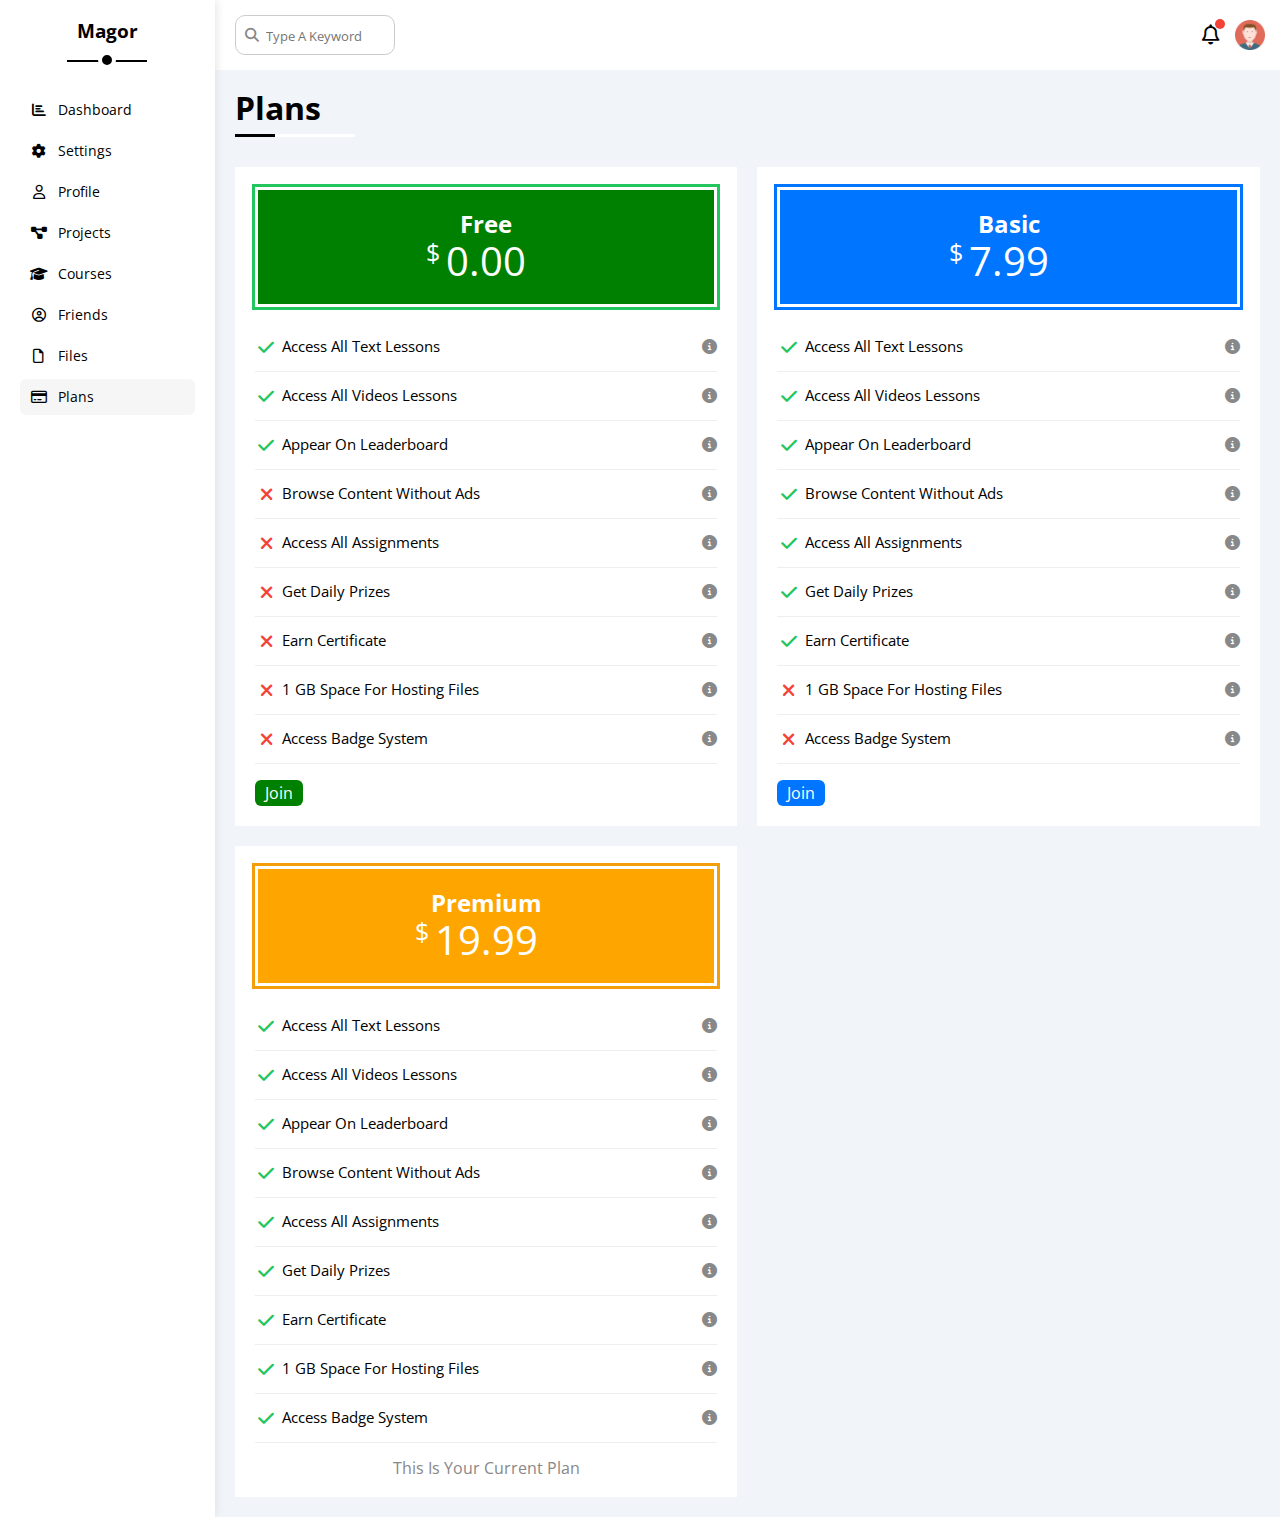
<file: plans.html>
<!DOCTYPE html>
<html lang="en">
<head>
    <meta charset="UTF-8">
    <meta http-equiv="X-UA-Compatible" content="IE=edge">
    <meta name="viewport" content="width=device-width, initial-scale=1.0">
         <link rel="stylesheet" href="css/all.min.css">
         <link rel="stylesheet" href="css/framework.css">
         <link rel="stylesheet" href="css/main.css">
         <link rel="stylesheet" href="css/normalize.css">
         <link rel="preconnect" href="https://fonts.googleapis.com">
         <link rel="preconnect" href="https://fonts.gstatic.com" crossorigin>
         <link href="https://fonts.googleapis.com/css2?family=Cairo:wght@300;400;500;700&family=Open+Sans:wght@400;700&family=Work+Sans:wght@200;300;400;500;600;700;800&display=swap" rel="stylesheet">
    <title>Plans</title>
</head>
<body>
   <div class="page d-flex">
    <div class="sidebar bg-white p-20 p-relative">
        <h3 class="p-relative txt-c mt-0">Magor</h3>
        <ul>
            <li>
                <a class=" d-flex align-center fs-14 c-black rad-6 p-10" href="index.html">
                    <i class="fa-solid fa-chart-bar fa-fw"></i>
                    <span >Dashboard</span>
                </a>
            </li>
            <li>
                <a class="  d-flex align-center fs-14 c-black rad-6 p-10" href="settings.html">
                    <i class="fa-solid fa-gear fa-fw"></i>
                    <span>Settings</span>
                </a>
            </li>
            <li>
                <a class="  d-flex align-center fs-14 c-black rad-6 p-10" href="profile.html">
                    <i class="fa-regular fa-user fa-fw"></i>
                    <span>Profile</span>
                </a>
            </li>
            <li>
                <a class="  d-flex align-center fs-14 c-black rad-6 p-10" href="projects.html">
                    <i class="fa-solid fa-diagram-project fa-fw"></i>
                    <span>Projects</span>
                </a>
            </li>
            <li>
                <a class="  d-flex align-center fs-14 c-black rad-6 p-10" href="courses.html">
                    <i class="fa-solid fa-graduation-cap fa-fw"></i>
                    <span>Courses</span>
                </a>
            </li>
            <li>
                <a class="  d-flex align-center fs-14 c-black rad-6 p-10" href="friends.html">
                    <i class="fa-regular fa-circle-user fa-fw"></i>
                    <span>Friends</span>
                </a>
            </li>
            <li>
                <a class="  d-flex align-center fs-14 c-black rad-6 p-10" href="files.html">
                    <i class="fa-sharp fa-regular fa-file fa-fw"></i>
                    <span>Files</span>
                </a>
            </li>
            <li>
                <a class=" active d-flex align-center fs-14 c-black rad-6 p-10" href="plans.html">
                    <i class="fa-regular fa-credit-card fa-fw"></i>
                    <span>Plans</span>
                </a>
            </li>
        </ul>
    </div>
    <div class="content w-full ">
        <!-- start head --> 
        <div class="head between-flex p-15 bg-white">
            <div class="search p-relative">
                <input class="p-10" type="search" placeholder="Type A Keyword">
            </div>
            <div class="icons d-flex align-center">
               <span class="notification p-relative ">
                <i class="fa-regular fa-bell fa-lg"></i>
               </span>
               <img src="avatar.png" alt="">
            </div>
        </div>
        <!-- end head -->
        <h1 class="p-relative">Plans</h1>
        <div class="plans-page d-grid gap-20 m-20 ">
            <div class="plan green bg-white p-20 ">
                <div class="top bg-green txt-c p-20">
                    <h2 class="m-0 c-white">Free</h2>
                    <div class=" price c-white ">
                        <span>$</span>
                        0.00
                    </div>
                </div>
                <ul >
                    <li>
                        <i class="fa-solid fa-check fa-fw yes"></i>
                        <span>Access All Text Lessons </span>
                        <i class="fa-solid fa-circle-info help"></i>
                    </li>
                    <li>
                        <i class="fa-solid fa-check fa-fw yes"></i>
                        <span>Access All Videos Lessons  </span>
                        <i class="fa-solid fa-circle-info help"></i>
                    </li>
                    <li>
                        <i class="fa-solid fa-check fa-fw yes"></i>
                        <span>Appear On Leaderboard </span>
                        <i class="fa-solid fa-circle-info help"></i>
                    </li>
                    <li>
                        <i class="fa-solid fa-xmark fa-fw"  ></i>
                        <span>Browse Content Without Ads </span>
                        <i class="fa-solid fa-circle-info help"></i>
                    </li>
                    <li>
                        <i class="fa-solid fa-xmark fa-fw"  ></i>
                        <span>Access All Assignments    </span>
                        <i class="fa-solid fa-circle-info help"></i>
                    </li>
                    <li>
                        <i class="fa-solid fa-xmark fa-fw"  ></i>
                        <span>Get Daily Prizes   </span>
                        <i class="fa-solid fa-circle-info help"></i>
                    </li>
                    <li>
                        <i class="fa-solid fa-xmark fa-fw"  ></i>
                        <span>Earn Certificate   </span>
                        <i class="fa-solid fa-circle-info help"></i>
                    </li>
                    <li>
                        <i class="fa-solid fa-xmark fa-fw"  ></i>
                        <span>1 GB Space For Hosting Files  </span>
                        <i class="fa-solid fa-circle-info help"></i>
                    </li>
                    <li>
                        <i class="fa-solid fa-xmark fa-fw"  ></i>
                        <span>Access Badge System </span>
                        <i class="fa-solid fa-circle-info help"></i>
                    </li>

                </ul>
                <a class="btn-shape bg-green c-white d-block w-fit" href="#">Join</a>


            </div>
            <div class="plan blue bg-white p-20 ">
                <div class="top bg-blue txt-c p-20">
                    <h2 class="m-0 c-white">Basic</h2>
                    <div class=" price c-white ">
                        <span>$</span>
                        7.99
                    </div>
                </div>
                <ul >
                    <li>
                        <i class="fa-solid fa-check fa-fw yes"></i>
                        <span>Access All Text Lessons </span>
                        <i class="fa-solid fa-circle-info help"></i>
                    </li>
                    <li>
                        <i class="fa-solid fa-check fa-fw yes"></i>
                        <span>Access All Videos Lessons  </span>
                        <i class="fa-solid fa-circle-info help"></i>
                    </li>
                    <li>
                        <i class="fa-solid fa-check fa-fw yes"></i>
                        <span>Appear On Leaderboard </span>
                        <i class="fa-solid fa-circle-info help"></i>
                    </li>
                    <li>
                        <i class="fa-solid fa-check fa-fw yes"></i>
                        <span>Browse Content Without Ads </span>
                        <i class="fa-solid fa-circle-info help"></i>
                    </li>
                    <li>
                        <i class="fa-solid fa-check fa-fw yes"></i>
                        <span>Access All Assignments    </span>
                        <i class="fa-solid fa-circle-info help"></i>
                    </li>
                    <li>
                        <i class="fa-solid fa-check fa-fw yes"></i>
                        <span>Get Daily Prizes   </span>
                        <i class="fa-solid fa-circle-info help"></i>
                    </li>
                    <li>
                        <i class="fa-solid fa-check fa-fw yes"></i>
                        <span>Earn Certificate   </span>
                        <i class="fa-solid fa-circle-info help"></i>
                    </li>
                    <li>
                        <i class="fa-solid fa-xmark fa-fw"  ></i>
                        <span>1 GB Space For Hosting Files  </span>
                        <i class="fa-solid fa-circle-info help"></i>
                    </li>
                    <li>
                        <i class="fa-solid fa-xmark fa-fw"  ></i>
                        <span>Access Badge System </span>
                        <i class="fa-solid fa-circle-info help"></i>
                    </li>

                </ul>
                <a class="btn-shape bg-blue c-white d-block w-fit" href="#">Join</a>


            </div>
            <div class="plan orange bg-white p-20 ">
                <div class="top bg-orange txt-c p-20">
                    <h2 class="m-0 c-white">Premium </h2>
                    <div class=" price c-white ">
                        <span>$</span>
                        19.99
                    </div>
                </div>
                <ul >
                    <li>
                        <i class="fa-solid fa-check fa-fw yes"></i>
                        <span>Access All Text Lessons </span>
                        <i class="fa-solid fa-circle-info help"></i>
                    </li>
                    <li>
                        <i class="fa-solid fa-check fa-fw yes"></i>
                        <span>Access All Videos Lessons  </span>
                        <i class="fa-solid fa-circle-info help"></i>
                    </li>
                    <li>
                        <i class="fa-solid fa-check fa-fw yes"></i>
                        <span>Appear On Leaderboard </span>
                        <i class="fa-solid fa-circle-info help"></i>
                    </li>
                    <li>
                        <i class="fa-solid fa-check fa-fw yes"></i>
                        <span>Browse Content Without Ads </span>
                        <i class="fa-solid fa-circle-info help"></i>
                    </li>
                    <li>
                        <i class="fa-solid fa-check fa-fw yes"></i>
                        <span>Access All Assignments    </span>
                        <i class="fa-solid fa-circle-info help"></i>
                    </li>
                    <li>
                        <i class="fa-solid fa-check fa-fw yes"></i>
                        <span>Get Daily Prizes   </span>
                        <i class="fa-solid fa-circle-info help"></i>
                    </li>
                    <li>
                        <i class="fa-solid fa-check fa-fw yes"></i>
                        <span>Earn Certificate   </span>
                        <i class="fa-solid fa-circle-info help"></i>
                    </li>
                    <li>
                        <i class="fa-solid fa-check fa-fw yes"></i>
                        <span>1 GB Space For Hosting Files  </span>
                        <i class="fa-solid fa-circle-info help"></i>
                    </li>
                    <li>
                        <i class="fa-solid fa-check fa-fw yes"></i>
                        <span>Access Badge System </span>
                        <i class="fa-solid fa-circle-info help"></i>
                    </li>

                </ul>
                <p class="c-grey m-0 txt-c">This Is Your Current Plan</p>


            </div>

        </div>

        
      
                


    </div>
    </div>
</div>
</body>
</html>
</file>
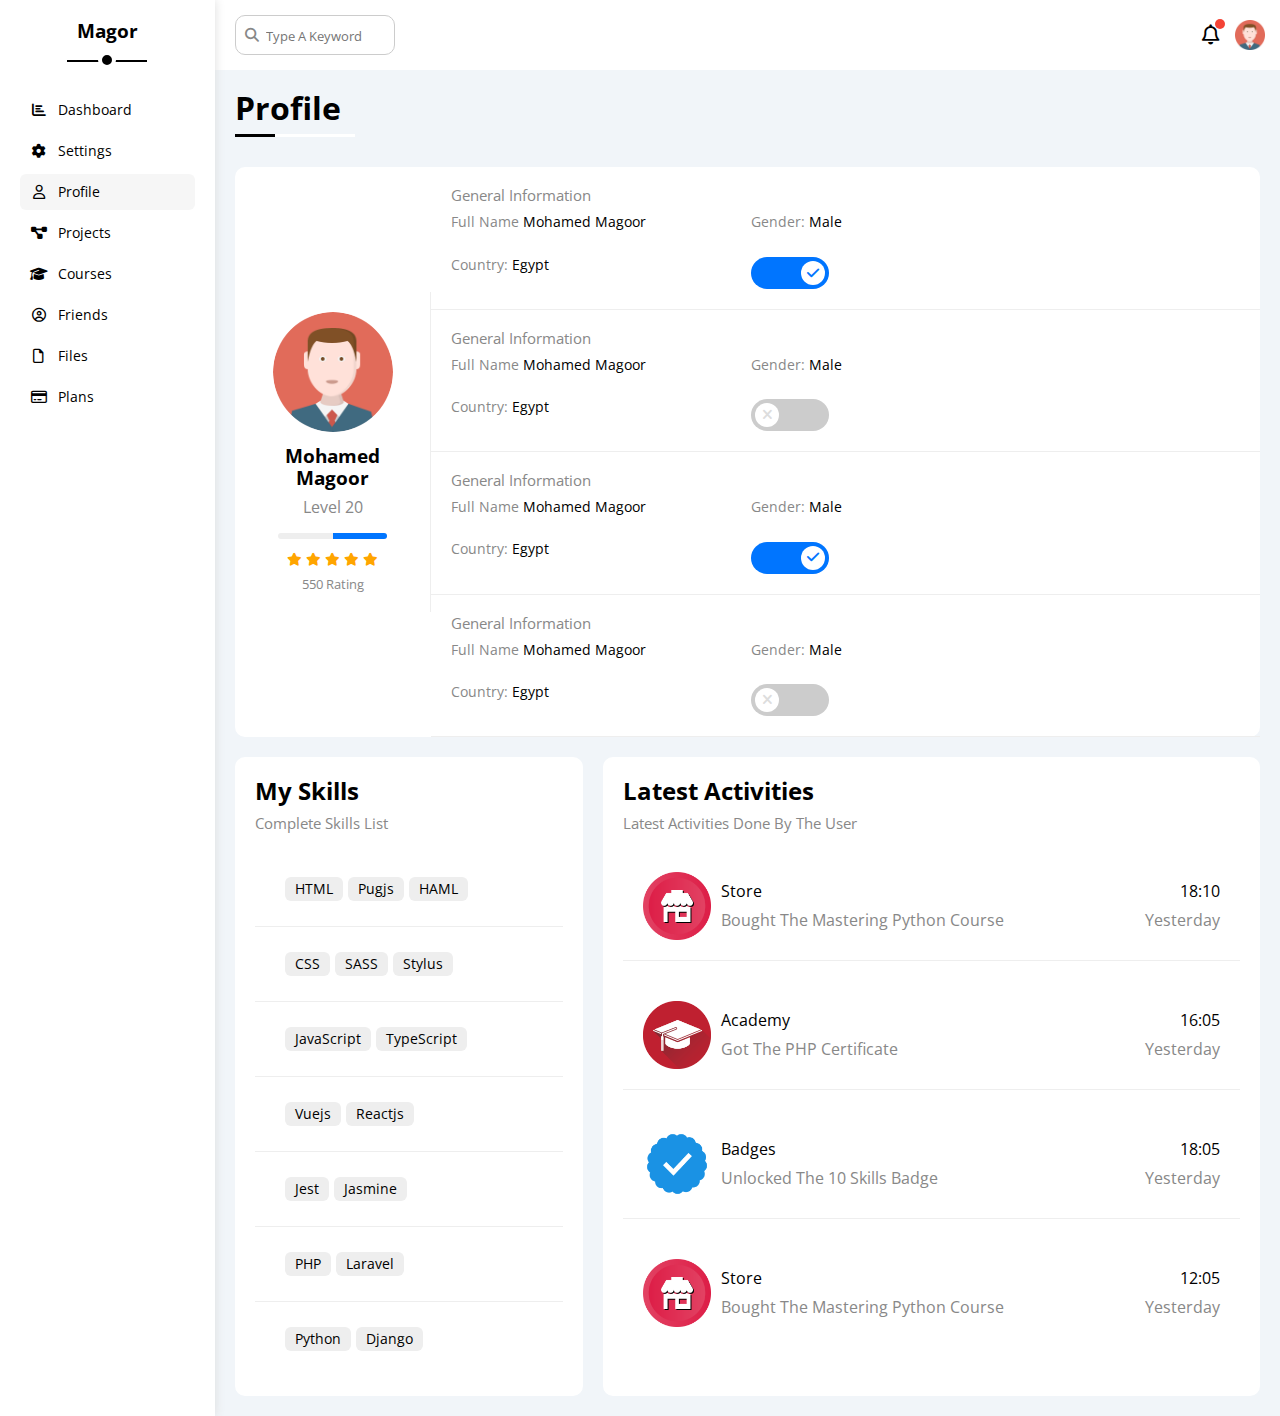
<file: profile.html>
<!DOCTYPE html>
<html lang="en">
<head>
    <meta charset="UTF-8">
    <meta http-equiv="X-UA-Compatible" content="IE=edge">
    <meta name="viewport" content="width=device-width, initial-scale=1.0">
         <link rel="stylesheet" href="css/all.min.css">
         <link rel="stylesheet" href="css/framework.css">
         <link rel="stylesheet" href="css/main.css">
         <link rel="stylesheet" href="css/normalize.css">
         <link rel="preconnect" href="https://fonts.googleapis.com">
         <link rel="preconnect" href="https://fonts.gstatic.com" crossorigin>
         <link href="https://fonts.googleapis.com/css2?family=Cairo:wght@300;400;500;700&family=Open+Sans:wght@400;700&family=Work+Sans:wght@200;300;400;500;600;700;800&display=swap" rel="stylesheet">
    <title>Profile</title>
</head>
<body>
   <div class="page d-flex">
    <div class="sidebar bg-white p-20 p-relative">
        <h3 class="p-relative txt-c mt-0">Magor</h3>
        <ul>
            <li>
                <a class=" d-flex align-center fs-14 c-black rad-6 p-10" href="index.html">
                    <i class="fa-solid fa-chart-bar fa-fw"></i>
                    <span >Dashboard</span>
                </a>
            </li>
            <li>
                <a class="  d-flex align-center fs-14 c-black rad-6 p-10" href="settings.html">
                    <i class="fa-solid fa-gear fa-fw"></i>
                    <span>Settings</span>
                </a>
            </li>
            <li>
                <a class=" active d-flex align-center fs-14 c-black rad-6 p-10" href="profile.html">
                    <i class="fa-regular fa-user fa-fw"></i>
                    <span>Profile</span>
                </a>
            </li>
            <li>
                <a class=" d-flex align-center fs-14 c-black rad-6 p-10" href="projects.html">
                    <i class="fa-solid fa-diagram-project fa-fw"></i>
                    <span>Projects</span>
                </a>
            </li>
            <li>
                <a class=" d-flex align-center fs-14 c-black rad-6 p-10" href="courses.html">
                    <i class="fa-solid fa-graduation-cap fa-fw"></i>
                    <span>Courses</span>
                </a>
            </li>
            <li>
                <a class=" d-flex align-center fs-14 c-black rad-6 p-10" href="friends.html">
                    <i class="fa-regular fa-circle-user fa-fw"></i>
                    <span>Friends</span>
                </a>
            </li>
            <li>
                <a class=" d-flex align-center fs-14 c-black rad-6 p-10" href="files.html">
                    <i class="fa-sharp fa-regular fa-file fa-fw"></i>
                    <span>Files</span>
                </a>
            </li>
            <li>
                <a class=" d-flex align-center fs-14 c-black rad-6 p-10" href="plans.html">
                    <i class="fa-regular fa-credit-card fa-fw"></i>
                    <span>Plans</span>
                </a>
            </li>
        </ul>
    </div>
    <div class="content w-full ">
        <!-- start head --> 
        <div class="head between-flex p-15 bg-white">
            <div class="search p-relative">
                <input class="p-10" type="search" placeholder="Type A Keyword">
            </div>
            <div class="icons d-flex align-center">
               <span class="notification p-relative ">
                <i class="fa-regular fa-bell fa-lg"></i>
               </span>
               <img src="avatar.png" alt="">
            </div>
        </div>
        <!-- end head -->
        <h1 class="p-relative">Profile</h1>
        <div class="profile-page m-20">
            <div class="overview bg-white rad-10 d-flex align-center">
                <div class="avatar-box txt-c p-20">
                    <img class="mb-10 rad-half" src="avatar.png" alt="">
                    <h3 class="m-0">Mohamed Magoor</h3>
                    <p class="c-grey mt-10">Level 20</p>
                    <div class="level rad-6 bg-eee p-relative">
                        <span style="width: 70%"></span>

                    </div>
                    <div class="rating mt-10 mb-10">
                        <i class="fa-solid fa-star c-orange fs-13"></i>
                        <i class="fa-solid fa-star c-orange fs-13"></i>
                        <i class="fa-solid fa-star c-orange fs-13"></i>
                        <i class="fa-solid fa-star c-orange fs-13"></i>
                        <i class="fa-solid fa-star c-orange fs-13"></i>
                        

                    </div>
                    <p class="c-grey m-0 fs-13">550 Rating    </p>

                </div>
                <div class="info-box">
                    <!-- start information row -->
                    <div class="box-1 p-20 d-flex align-center">
                        <h4 class="c-grey fs-15 m-0 w-full">General Information  </h4>
                        <div class="fs-14 ">
                            <span class="c-grey">Full Name</span>
                            <span>Mohamed Magoor</span>
                        </div>
                        <div class="fs-14 ">
                            <span class="c-grey">
                                Gender:</span>
                            <span>Male</span>
                        </div>
                        <div class="fs-14 ">
                            <span class="c-grey">
                             Country:</span>
                            <span>Egypt</span>
                        </div>
                        <div class="fs-14 ">
                            <label>
                                <input class="toggle-checkbox" type="checkbox" checked>
                                <div class="toggle-switch"></div>
                             </label>
                        </div>
                    </div>
                    <div class="box-1 p-20 d-flex align-center">
                        <h4 class="c-grey fs-15 m-0 w-full">General Information  </h4>
                        <div class="fs-14 ">
                            <span class="c-grey">Full Name</span>
                            <span>Mohamed Magoor</span>
                        </div>
                        <div class="fs-14 ">
                            <span class="c-grey">
                                Gender:</span>
                            <span>Male</span>
                        </div>
                        <div class="fs-14 ">
                            <span class="c-grey">
                             Country:</span>
                            <span>Egypt</span>
                        </div>
                        <div class="fs-14 ">
                            <label>
                                <input class="toggle-checkbox" type="checkbox" >
                                <div class="toggle-switch"></div>
                             </label>
                        </div>
                        </div>
                    <div class="box-1 p-20 d-flex align-center">
                        <h4 class="c-grey fs-15 m-0 w-full">General Information  </h4>
                        <div class="fs-14 ">
                            <span class="c-grey">Full Name</span>
                            <span>Mohamed Magoor</span>
                        </div>
                        <div class="fs-14 ">
                            <span class="c-grey">
                                Gender:</span>
                            <span>Male</span>
                        </div>
                        <div class="fs-14 ">
                            <span class="c-grey">
                             Country:</span>
                            <span>Egypt</span>
                        </div>
                        <div class="fs-14 ">
                            <label>
                                <input class="toggle-checkbox" type="checkbox" checked>
                                <div class="toggle-switch"></div>
                             </label>
                        </div>
                        </div>
                    <div class="box-1 p-20 d-flex align-center">
                        <h4 class="c-grey fs-15 m-0 w-full">General Information  </h4>
                        <div class="fs-14 ">
                            <span class="c-grey">Full Name</span>
                            <span>Mohamed Magoor</span>
                        </div>
                        <div class="fs-14 ">
                            <span class="c-grey">
                                Gender:</span>
                            <span>Male</span>
                        </div>
                        <div class="fs-14 ">
                            <span class="c-grey">
                             Country:</span>
                            <span>Egypt</span>
                        </div>
                        <div class="fs-14 ">
                            <label>
                                <input class="toggle-checkbox" type="checkbox" >
                                <div class="toggle-switch"></div>
                             </label>
                        </div>
                    
                    </div>
                    <!-- end information row -->
                </div>
            </div>
            <!-- start other data -->
            <div class="other-data d-flex gap-20   ">
                <div class="skills-card p-20 bg-white rad-10 mt-20">
                    <h2 class="mt-0 mb-10">My Skills  </h2>
                    <p class="mt-0 mb-20 fs-15 c-grey">Complete Skills List </p>
                    <ul class="m-0 txt-c-mobile">
                        <li>
                            <span>HTML</span><span>Pugjs</span><span>HAML</span>
                        </li>
                        <li>
                            <span>CSS</span><span>SASS</span><span>Stylus</span>
                        </li>
                        <li>
                            <span>JavaScript</span><span>TypeScript</span>
                        </li>
                        <li>
                            <span>Vuejs</span><span>Reactjs</span>
                        </li>
                        <li>
                            <span>Jest</span><span>Jasmine</span>
                        </li>
                        <li>
                            <span>PHP</span><span>Laravel</span>
                        </li>
                         <li><span>Python</span><span>Django</span> </li>
                    </ul>
                </div>
                <div class="activities p-20 bg-white rad-10 mt-20 ">
                    <h2 class="mt-0 mb-10">Latest Activities </h2>
                    <p class="mt-0 mb-20 fs-15 c-grey">Latest Activities Done By The User   </p>
                    <div class="activity d-flex align-center txt-c-mobile">
                        <img src="activity-01.png" alt="">
                        <div class="info">
                            <span class="d-block mb-10">Store</span>
                            <span class="c-grey">Bought The Mastering Python Course   </span>
                        </div>
                        <div class="date">
                            <span class="d-block mb-10">18:10 </span>
                            <span class="c-grey">Yesterday </span>
                        </div>

                    </div>
                    <div class="activity d-flex align-center txt-c-mobile">
                        <img src="activity-02.png" alt="">
                        <div class="info">
                            <span class="d-block mb-10">Academy</span>
                            <span class="c-grey">Got The PHP Certificate   </span>
                        </div>
                        <div class="date">
                            <span class="d-block mb-10">16:05   </span>
                            <span class="c-grey">Yesterday </span>
                        </div>

                    </div>
                    <div class="activity d-flex align-center txt-c-mobile">
                        <img src="activity-03.png" alt="">
                        <div class="info">
                            <span class="d-block mb-10">Badges</span>
                            <span class="c-grey">Unlocked The 10 Skills Badge       </span>
                        </div>
                        <div class="date">
                            <span class="d-block mb-10">18:05    </span>
                            <span class="c-grey">Yesterday </span>
                        </div>

                    </div>
                    <div class="activity d-flex align-center txt-c-mobile">
                        <img src="activity-01.png" alt="">
                        <div class="info">
                            <span class="d-block mb-10">Store</span>
                            <span class="c-grey">Bought The Mastering Python Course   </span>
                        </div>
                        <div class="date">
                            <span class="d-block mb-10">12:05 </span>
                            <span class="c-grey">Yesterday </span>
                        </div>

                    </div>
               </div>
            </div>
            <!-- end other data -->
        </div>
    </div>
   </div>
</body>
</html>
</file>
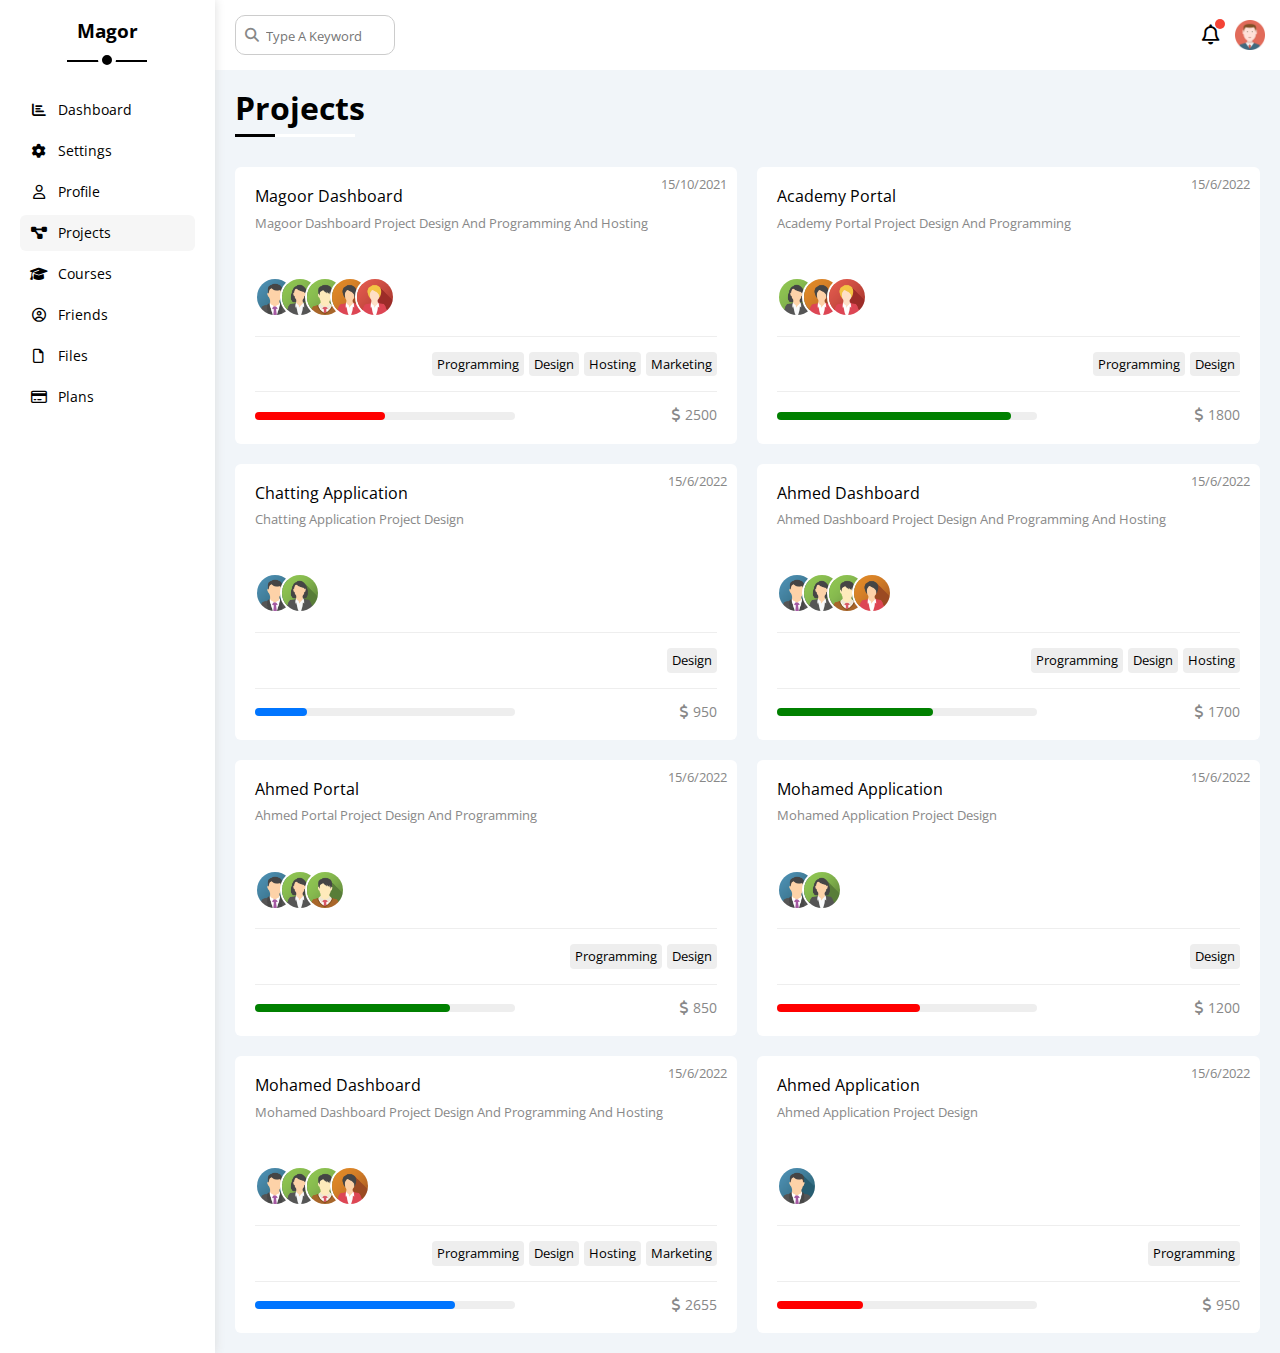
<file: projects.html>
<!DOCTYPE html>
<html lang="en">
<head>
    <meta charset="UTF-8">
    <meta http-equiv="X-UA-Compatible" content="IE=edge">
    <meta name="viewport" content="width=device-width, initial-scale=1.0">
         <link rel="stylesheet" href="css/all.min.css">
         <link rel="stylesheet" href="css/framework.css">
         <link rel="stylesheet" href="css/main.css">
         <link rel="stylesheet" href="css/normalize.css">
         <link rel="preconnect" href="https://fonts.googleapis.com">
         <link rel="preconnect" href="https://fonts.gstatic.com" crossorigin>
         <link href="https://fonts.googleapis.com/css2?family=Cairo:wght@300;400;500;700&family=Open+Sans:wght@400;700&family=Work+Sans:wght@200;300;400;500;600;700;800&display=swap" rel="stylesheet">
    <title>Projects</title>
</head>
<body>
   <div class="page d-flex">
    <div class="sidebar bg-white p-20 p-relative">
        <h3 class="p-relative txt-c mt-0">Magor</h3>
        <ul>
            <li>
                <a class=" d-flex align-center fs-14 c-black rad-6 p-10" href="index.html">
                    <i class="fa-solid fa-chart-bar fa-fw"></i>
                    <span >Dashboard</span>
                </a>
            </li>
            <li>
                <a class="  d-flex align-center fs-14 c-black rad-6 p-10" href="settings.html">
                    <i class="fa-solid fa-gear fa-fw"></i>
                    <span>Settings</span>
                </a>
            </li>
            <li>
                <a class="  d-flex align-center fs-14 c-black rad-6 p-10" href="profile.html">
                    <i class="fa-regular fa-user fa-fw"></i>
                    <span>Profile</span>
                </a>
            </li>
            <li>
                <a class=" active d-flex align-center fs-14 c-black rad-6 p-10" href="projects.html">
                    <i class="fa-solid fa-diagram-project fa-fw"></i>
                    <span>Projects</span>
                </a>
            </li>
            <li>
                <a class=" d-flex align-center fs-14 c-black rad-6 p-10" href="courses.html">
                    <i class="fa-solid fa-graduation-cap fa-fw"></i>
                    <span>Courses</span>
                </a>
            </li>
            <li>
                <a class=" d-flex align-center fs-14 c-black rad-6 p-10" href="friends.html">
                    <i class="fa-regular fa-circle-user fa-fw"></i>
                    <span>Friends</span>
                </a>
            </li>
            <li>
                <a class=" d-flex align-center fs-14 c-black rad-6 p-10" href="files.html">
                    <i class="fa-sharp fa-regular fa-file fa-fw"></i>
                    <span>Files</span>
                </a>
            </li>
            <li>
                <a class=" d-flex align-center fs-14 c-black rad-6 p-10" href="plans.html">
                    <i class="fa-regular fa-credit-card fa-fw"></i>
                    <span>Plans</span>
                </a>
            </li>
        </ul>
    </div>
    <div class="content w-full ">
        <!-- start head --> 
        <div class="head between-flex p-15 bg-white">
            <div class="search p-relative">
                <input class="p-10" type="search" placeholder="Type A Keyword">
            </div>
            <div class="icons d-flex align-center">
               <span class="notification p-relative ">
                <i class="fa-regular fa-bell fa-lg"></i>
               </span>
               <img src="avatar.png" alt="">
            </div>
        </div>
        <!-- end head -->
        <h1 class="p-relative">Projects</h1>
        <div class="projects-page m-20 d-grid gap-20">
            <div class="project bg-white p-20 rad-6 p-relative">
                <span class="date fs-13 c-grey"> 15/10/2021  </span>
                <h4 class="m-0">Magoor Dashboard</h4>
                <p class="c-grey fs-13 mt-10 mb-10"> Magoor Dashboard Project Design And Programming And Hosting </p>
                <div class="team">
                    <a href="#"><img src="team-01.png" alt=""></a>
                    <a href="#"><img src="team-02.png" alt=""></a>
                    <a href="#"><img src="team-03.png" alt=""></a>
                    <a href="#"><img src="team-04.png" alt=""></a>
                    <a href="#"><img src="team-05.png" alt=""></a>
                </div>
                <div class="techs d-flex">
                    <span class="fs-13 bg-eee rad-6">Programming</span>
                    <span class="fs-13 bg-eee rad-6">Design</span>
                    <span class="fs-13 bg-eee rad-6">Hosting</span>
                    <span class="fs-13 bg-eee rad-6">Marketing</span>
                </div>
                <div class="info between-flex">
                    <div class="prog bg-eee p-relative">
                        <span class="bg-red" style="width: 50%"></span>
                    </div>
                    <div class="fs-14 c-grey">
                        <i class="fa-solid fa-dollar-sign"></i>
                         2500
                    </div>
                </div>
            </div>
            <div class="project bg-white p-20 rad-6 p-relative">
                <span class="date fs-13 c-grey"> 15/6/2022  </span>
                <h4 class="m-0">Academy Portal</h4>
                <p class="c-grey fs-13 mt-10 mb-10"> Academy Portal Project Design And Programming </p>
                <div class="team">      
                    <a href="#"><img src="team-02.png" alt=""></a>     
                    <a href="#"><img src="team-04.png" alt=""></a>
                    <a href="#"><img src="team-05.png" alt=""></a>
                </div>
                <div class="techs d-flex">
                    <span class="fs-13 bg-eee rad-6">Programming</span>
                    <span class="fs-13 bg-eee rad-6">Design</span>
                </div>
                <div class="info between-flex">
                    <div class="prog bg-eee p-relative">
                        <span class="bg-green" style="width: 90%"></span>
                    </div>
                    <div class="fs-14 c-grey">
                        <i class="fa-solid fa-dollar-sign"></i>
                         1800
                    </div>
                </div>
            </div>
            <div class="project bg-white p-20 rad-6 p-relative">
                <span class="date fs-13 c-grey"> 15/6/2022  </span>
                <h4 class="m-0">Chatting Application   </h4>
                <p class="c-grey fs-13 mt-10 mb-10"> Chatting Application Project Design </p>
                <div class="team">
                    <a href="#"><img src="team-01.png" alt=""></a>
                    <a href="#"><img src="team-02.png" alt=""></a>
                </div>
                <div class="techs d-flex">
                    <span class="fs-13 bg-eee rad-6">Design</span>
                </div>
                <div class="info between-flex">
                    <div class="prog bg-eee p-relative">
                        <span class="bg-blue" style="width: 20%"></span>
                    </div>
                    <div class="fs-14 c-grey">
                        <i class="fa-solid fa-dollar-sign"></i>
                         950
                    </div>
                </div>
            </div>
            <div class="project bg-white p-20 rad-6 p-relative">
                <span class="date fs-13 c-grey"> 15/6/2022  </span>
                <h4 class="m-0">Ahmed Dashboard </h4>
                <p class="c-grey fs-13 mt-10 mb-10"> Ahmed Dashboard Project Design And Programming And Hosting  </p>
                <div class="team">
                    <a href="#"><img src="team-01.png" alt=""></a>
                    <a href="#"><img src="team-02.png" alt=""></a>
                    <a href="#"><img src="team-03.png" alt=""></a>
                    <a href="#"><img src="team-04.png" alt=""></a>
                </div>
                <div class="techs d-flex">
                    <span class="fs-13 bg-eee rad-6">Programming</span>
                    <span class="fs-13 bg-eee rad-6">Design</span>
                    <span class="fs-13 bg-eee rad-6">Hosting</span>
                </div>
                <div class="info between-flex">
                    <div class="prog bg-eee p-relative">
                        <span class="bg-green" style="width: 60%"></span>
                    </div>
                    <div class="fs-14 c-grey">
                        <i class="fa-solid fa-dollar-sign"></i>
                         1700
                    </div>
                </div>
            </div>
            <div class="project bg-white p-20 rad-6 p-relative">
                <span class="date fs-13 c-grey"> 15/6/2022   </span>
                <h4 class="m-0">Ahmed Portal  </h4>
                <p class="c-grey fs-13 mt-10 mb-10"> Ahmed Portal Project Design And Programming  </p>
                <div class="team">
                    <a href="#"><img src="team-01.png" alt=""></a>
                    <a href="#"><img src="team-02.png" alt=""></a>
                    <a href="#"><img src="team-03.png" alt=""></a>
                </div>
                <div class="techs d-flex">
                    <span class="fs-13 bg-eee rad-6">Programming</span>
                    <span class="fs-13 bg-eee rad-6">Design</span>
                </div>
                <div class="info between-flex">
                    <div class="prog bg-eee p-relative">
                        <span class="bg-green" style="width: 75%"></span>
                    </div>
                    <div class="fs-14 c-grey">
                        <i class="fa-solid fa-dollar-sign"></i>
                         850
                    </div>
                </div>
            </div>
            <div class="project bg-white p-20 rad-6 p-relative">
                <span class="date fs-13 c-grey"> 15/6/2022  </span>
                <h4 class="m-0">Mohamed Application  </h4>
                <p class="c-grey fs-13 mt-10 mb-10"> Mohamed Application Project Design  </p>
                <div class="team">
                    <a href="#"><img src="team-01.png" alt=""></a>
                    <a href="#"><img src="team-02.png" alt=""></a>
                    
                </div>
                <div class="techs d-flex">
                    <span class="fs-13 bg-eee rad-6">Design</span>   
                </div>
                <div class="info between-flex">
                    <div class="prog bg-eee p-relative">
                        <span class="bg-red" style="width: 55%"></span>
                    </div>
                    <div class="fs-14 c-grey">
                        <i class="fa-solid fa-dollar-sign"></i>
                         1200
                    </div>
                </div>
            </div>
            <div class="project bg-white p-20 rad-6 p-relative">
                <span class="date fs-13 c-grey"> 15/6/2022  </span>
                <h4 class="m-0">Mohamed Dashboard</h4>
                <p class="c-grey fs-13 mt-10 mb-10"> Mohamed Dashboard Project Design And Programming And Hosting </p>
                <div class="team">
                    <a href="#"><img src="team-01.png" alt=""></a>
                    <a href="#"><img src="team-02.png" alt=""></a>
                    <a href="#"><img src="team-03.png" alt=""></a>
                    <a href="#"><img src="team-04.png" alt=""></a>
                </div>
                <div class="techs d-flex">
                    <span class="fs-13 bg-eee rad-6">Programming</span>
                    <span class="fs-13 bg-eee rad-6">Design</span>
                    <span class="fs-13 bg-eee rad-6">Hosting</span>
                    <span class="fs-13 bg-eee rad-6">Marketing</span>
                </div>
                <div class="info between-flex">
                    <div class="prog bg-eee p-relative">
                        <span class="bg-blue" style="width: 77%"></span>
                    </div>
                    <div class="fs-14 c-grey">
                        <i class="fa-solid fa-dollar-sign"></i>
                        2655
                    </div>
                </div>
            </div>
            <div class="project bg-white p-20 rad-6 p-relative">
                <span class="date fs-13 c-grey"> 15/6/2022  </span>
                <h4 class="m-0">Ahmed Application  </h4>
                <p class="c-grey fs-13 mt-10 mb-10"> Ahmed Application Project Design  </p>
                <div class="team">
                    <a href="#"><img src="team-01.png" alt=""></a>
                </div>
                <div class="techs d-flex">
                    <span class="fs-13 bg-eee rad-6">Programming</span>
                </div>
                <div class="info between-flex">
                    <div class="prog bg-eee p-relative">
                        <span class="bg-red" style="width: 33%"></span>
                    </div>
                    <div class="fs-14 c-grey">
                        <i class="fa-solid fa-dollar-sign"></i>
                         950
                    </div>
                </div>
            </div>
            
        </div>
    </div>
   </div>
</body>
</html>
</file>
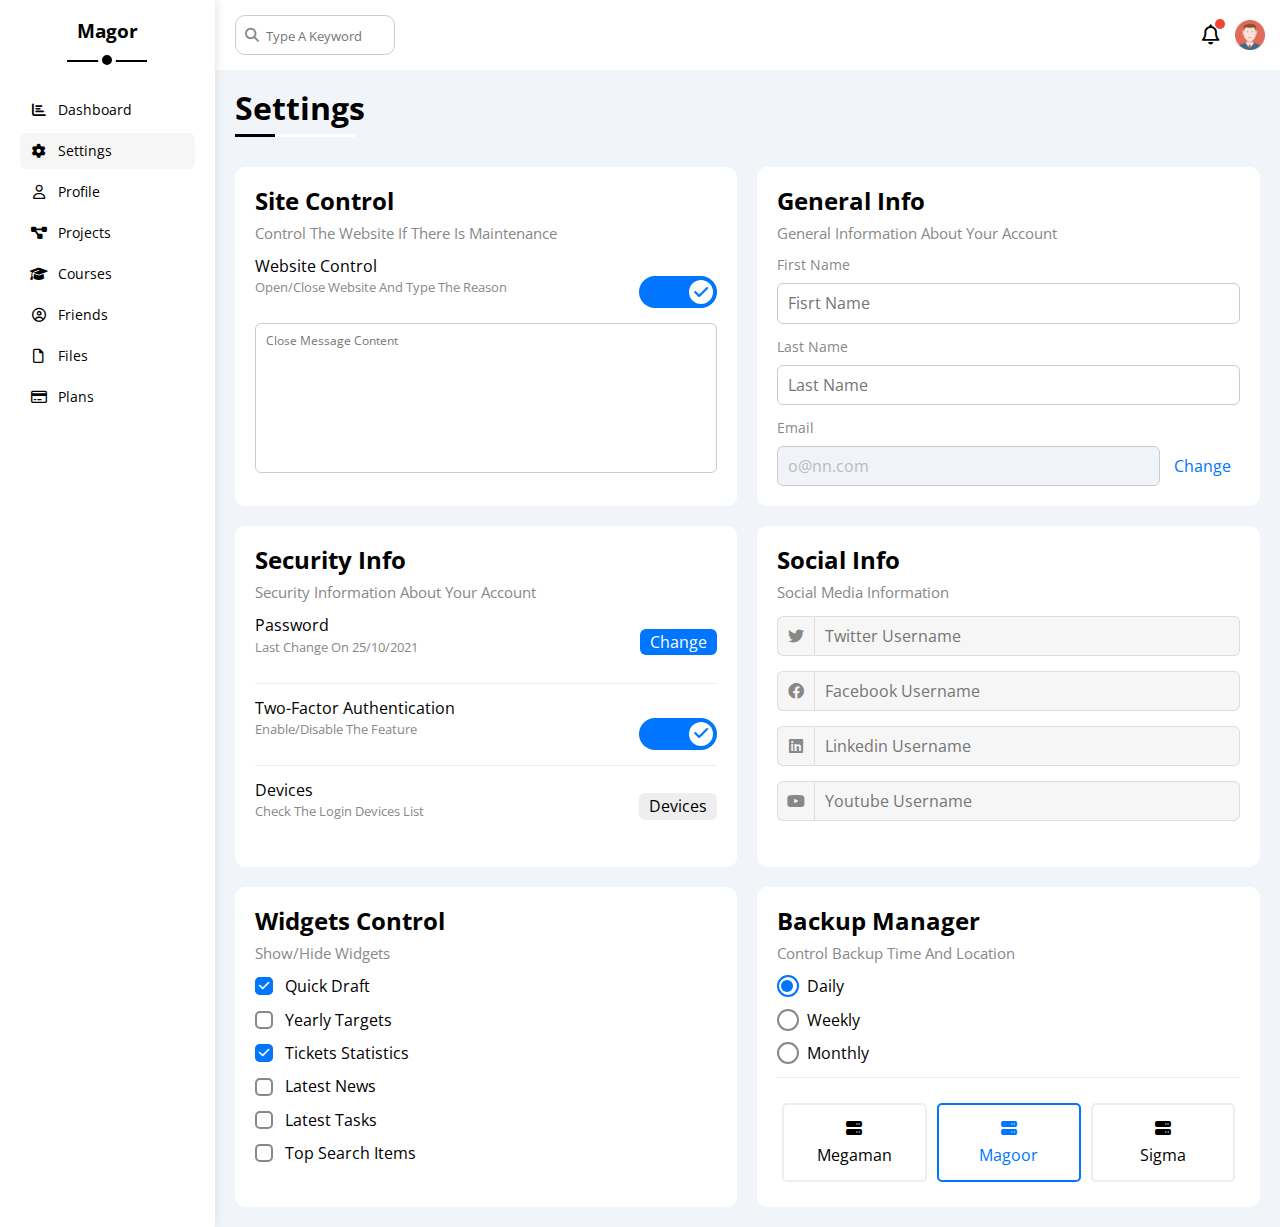
<file: settings.html>
<!DOCTYPE html>
<html lang="en">
<head>
    <meta charset="UTF-8">
    <meta http-equiv="X-UA-Compatible" content="IE=edge">
    <meta name="viewport" content="width=device-width, initial-scale=1.0">
         <link rel="stylesheet" href="css/all.min.css">
         <link rel="stylesheet" href="css/framework.css">
         <link rel="stylesheet" href="css/main.css">
         <link rel="stylesheet" href="css/normalize.css">
         <link rel="preconnect" href="https://fonts.googleapis.com">
         <link rel="preconnect" href="https://fonts.gstatic.com" crossorigin>
         <link href="https://fonts.googleapis.com/css2?family=Cairo:wght@300;400;500;700&family=Open+Sans:wght@400;700&family=Work+Sans:wght@200;300;400;500;600;700;800&display=swap" rel="stylesheet">
    <title>Settings</title>
</head>
<body>
   <div class="page d-flex">
    <div class="sidebar bg-white p-20 p-relative">
        <h3 class="p-relative txt-c mt-0">Magor</h3>
        <ul>
            <li>
                <a class=" d-flex align-center fs-14 c-black rad-6 p-10" href="index.html">
                    <i class="fa-solid fa-chart-bar fa-fw"></i>
                    <span >Dashboard</span>
                </a>
            </li>
            <li>
                <a class=" active d-flex align-center fs-14 c-black rad-6 p-10" href="settings.html">
                    <i class="fa-solid fa-gear fa-fw"></i>
                    <span>Settings</span>
                </a>
            </li>
            <li>
                <a class=" d-flex align-center fs-14 c-black rad-6 p-10" href="profile.html">
                    <i class="fa-regular fa-user fa-fw"></i>
                    <span>Profile</span>
                </a>
            </li>
            <li>
                <a class=" d-flex align-center fs-14 c-black rad-6 p-10" href="projects.html">
                    <i class="fa-solid fa-diagram-project fa-fw"></i>
                    <span>Projects</span>
                </a>
            </li>
            <li>
                <a class=" d-flex align-center fs-14 c-black rad-6 p-10" href="courses.html">
                    <i class="fa-solid fa-graduation-cap fa-fw"></i>
                    <span>Courses</span>
                </a>
            </li>
            <li>
                <a class=" d-flex align-center fs-14 c-black rad-6 p-10" href="friends.html">
                    <i class="fa-regular fa-circle-user fa-fw"></i>
                    <span>Friends</span>
                </a>
            </li>
            <li>
                <a class=" d-flex align-center fs-14 c-black rad-6 p-10" href="files.html">
                    <i class="fa-sharp fa-regular fa-file fa-fw"></i>
                    <span>Files</span>
                </a>
            </li>
            <li>
                <a class=" d-flex align-center fs-14 c-black rad-6 p-10" href="plans.html">
                    <i class="fa-regular fa-credit-card fa-fw"></i>
                    <span>Plans</span>
                </a>
            </li>
        </ul>
    </div>
    <div class="content w-full ">
        <!-- start head --> 
        <div class="head between-flex p-15 bg-white">
            <div class="search p-relative">
                <input class="p-10" type="search" placeholder="Type A Keyword">
            </div>
            <div class="icons d-flex align-center">
               <span class="notification p-relative ">
                <i class="fa-regular fa-bell fa-lg"></i>
               </span>
               <img src="avatar.png" alt="">
            </div>
        </div>
        <!-- end head -->
        <h1 class="p-relative">Settings</h1>
        <div class="settings-page m-20 d-grid gap-20">
            
            <!-- component checked -->
            <!-- <label>
                <input class="toggle-checkbox" type="checkbox" checked>
                <div class="toggle-switch"></div>
            </label> -->
            <!-- component checked -->

            <!-- start settings box -->
            <div class="p-20 bg-white rad-10">
                <h2 class="mt-0 mb-10">Site Control  </h2>
                <p class="c-grey fs-15 mt-0 mb-15">Control The Website If There Is Maintenance </p>
                <div class="mb-15 between-flex">
                    <div>
                        <span>
                            Website Control
                        </span>
                        <p class="c-grey fs-13 mt-5 mb-0">Open/Close Website And Type The Reason</p>
                    </div>
                    <div>
                        <label>
                <input class="toggle-checkbox" type="checkbox" checked>
                <div class="toggle-switch"></div>
            </label>
                    </div>

                </div>
                <textarea  class="close-message p-10 rad-6 d-block w-full" placeholder="Close Message Content"></textarea>
            </div>
            <!-- ennd settings box -->
            <!-- start general setting box -->
            <div class="p-20 bg-white rad-10">
                <h2 class="mt-0 mb-10">General Info   </h2>
                <p class="c-grey fs-15 mt-0 mb-15">General Information About Your Account</p>
                <div class="mb-15">
                    <label class="c-grey fs-14 d-block mb-10" for="first">First Name  </label>
                    <input class="b-none p-10 w-full border-ccc d-block rad-6" type="text" id="first" placeholder="Fisrt Name">
                </div>
                <div class="mb-15">
                    <label class="c-grey fs-14 d-block mb-10" for="last">Last Name  </label>
                    <input class="b-none p-10 w-full border-ccc d-block rad-6" type="text" id="last" placeholder="Last Name">
                </div>
                <div >
                    <label class="c-grey fs-14 d-block mb-10" for="email">Email  </label>
                    <input class=" email b-none p-10 w-full border-ccc d-block rad-6" type="email" id="email" disabled value="o@nn.com">
                    <a class="c-blue" href="#">Change</a>
                </div>
              
            </div>
            <!-- end general setting box -->
            <!-- start security info -->
            <div class="p-20 bg-white rad-10">
                <h2 class="mt-0 mb-10">Security Info   </h2>
                <p class="c-grey fs-15 mt-0 mb-15">Security Information About Your Account    </p>
                <div class=" sec-box mb-15 between-flex ">
                    <div>
                        <span>Password</span>
                        <p class="c-grey fs-13 mt-5">Last Change On 25/10/2021  </p>
                    </div>
                    <a class=" button c-white bg-blue btn-shape " href="#">Change </a>
                </div>
                <div class="  sec-box mb-15 between-flex ">
                    <div>
                        <span>Two-Factor Authentication     </span>
                        <p class="c-grey fs-13 mt-5">Enable/Disable The Feature        </p>
                    </div>
                    <label>
                <input class="toggle-checkbox" type="checkbox" checked>
                <div class="toggle-switch"></div>
            </label>
                </div>
                <div class="sec-box between-flex ">
                    <div>
                        <span>Devices </span>
                        <p class="c-grey fs-13 mt-5">Check The Login Devices List </p>
                    </div>
                    <a class="  c-black bg-eee btn-shape " href="#">Devices </a>
                </div>
            </div>
            <!-- end security info -->
            <!-- start social info -->
            <div class=" social-boxes p-20 bg-white rad-10">
                <h2 class="mt-0 mb-10"> Social Info  </h2>
                <p class="c-grey fs-15 mt-0 mb-15">Social Media Information   </p>
                <div class="d-flex align-center mb-15">
                    <i class="fa-brands fa-twitter c-grey center-flex"></i>
                    <input class="w-full" type="text" placeholder="Twitter Username">
                </div>
                <div class="d-flex align-center mb-15">
                    <i class="fa-brands fa-facebook c-grey center-flex"></i>
                    <input class="w-full" type="text" placeholder="Facebook Username">
                </div>
                <div class="d-flex align-center mb-15">
                    <i class="fa-brands fa-linkedin c-grey center-flex"></i>
                    <input class="w-full" type="text" placeholder="Linkedin Username">
                </div>
                <div class="d-flex align-center mb-15">
                    <i class="fa-brands fa-youtube c-grey center-flex"></i>
                    <input class="w-full" type="text" placeholder="Youtube Username">
                </div>
            </div>
            <!-- end social info -->

            <!-- start widget control -->
            <div class=" widgets-control p-20 bg-white rad-10">
                <h2 class="mt-0 mb-10"> Widgets Control  </h2>
                <p class="c-grey fs-15 mt-0 mb-15">Show/Hide Widgets  </p>
                <div class="control d-flex align-center mb-15">
                    <input type="checkbox"  id="one" checked>
                    <label for="one">Quick Draft</label>
                </div>
                <div class="control d-flex align-center mb-15">
                    <input type="checkbox"  id="two">
                    <label for="two">Yearly Targets</label>
                </div>
                <div class="control d-flex align-center mb-15">
                    <input type="checkbox"  id="three" checked>
                    <label for="three">Tickets Statistics</label>
                </div>
                <div class="control d-flex align-center mb-15">
                    <input type="checkbox"  id="four">
                    <label for="four">Latest News</label>
                </div>
                <div class="control d-flex align-center mb-15">
                    <input type="checkbox"  id="five">
                    <label for="five">Latest Tasks</label>
                </div>
                <div class="control d-flex align-center mb-15">
                    <input type="checkbox"  id="six">
                    <label for="six">Top Search Items</label>
                </div>
            </div>

            <!-- end widget control -->
            <!-- start backub widhet -->
            <div class=" Backup-control  p-20 bg-white rad-10">
                <h2 class="mt-0 mb-10"> Backup Manager  </h2>
                <p class="c-grey fs-15 mt-0 mb-15">Control Backup Time And Location</p>
                <div class="date d-flex align-center mb-15">
                    <input type="radio" name="time"  id="daily" checked >
                    <label for="daily">Daily</label>
                </div>
                <div class="date d-flex align-center mb-15">
                    <input type="radio" name="time"  id="weekly" >
                    <label for="weekly">Weekly</label>
                </div>
                <div class="date d-flex align-center mb-15">
                    <input type="radio" name="time"  id="monthly" >
                    <label for="monthly">Monthly</label>
                </div>
                <div class="servers d-flex align-center txt-c">
                    <input type="radio" name="servers" id="server-one">
                    <div class="server w-full   mb-15 rad-10  ">
                        <label class="  d-block m-15" for="server-one">
                            <i class = "fa-solid fa-server d-block mb-10"></i>
                            Megaman
                        </label>
                    </div>

                    <input type="radio" name="servers" id="server-two" checked>
                    <div class="server w-full   mb-15 rad-10  ">
                        <label class="  d-block m-15" for="server-two">
                            <i class = "fa-solid fa-server d-block mb-10"></i>
                            Magoor
                        </label>
                    </div>
                    
                    <input type="radio" name="servers" id="server-three">
                    <div class="server w-full  mb-15 rad-10  ">
                        <label class="  d-block m-15" for="server-three">
                            <i class = "fa-solid fa-server d-block mb-10"></i>
                            Sigma
                        </label>
                    </div>
                
            <!-- end backub widget -->


        </div>

       
    </div>
   </div>
   
</body>
</html>
</file>
<file: css/framework.css>
:root {
    --blue-color: #0075ff;
    --blue-alt-color: #0d69d5;
    --orange-color: #f59e0b;
    --green-color: #22c55e;
    --red-color: #f44336;
    --grey-color: #888;
  }
/* start box */
.d-block {
    display: block;
}
.d-flex{
    display: flex;
}
.f-wrap {
    flex-wrap: wrap;
}
.space-between {
    justify-content: space-between;
}
.d-grid {
    display: grid;
}
.gap-20{
    gap: 20px;
}
.align-center {
    align-items: center;
}
@media (max-width:767px){
    .block-mobile{
        display: block;
    }
    .hide-mobile {
        display: none;
    }
}
/* end box */
/* start padding + margin */
.p-10 {
    padding: 10px;
}
.p-15 {
    padding: 15px;
}
.p-20 {
    padding: 20px;
}
.pt-10 {
    padding-top: 10px;
}
.pt-15 {
    padding-top: 15px;
}
.pt-20 {
    padding-top: 20px;
}
.pb-10 {
    padding-bottom: 10px;
}
.pb-15 {
    padding-bottom: 15px;
}
.pb-20 {
    padding-bottom: 20px;

}
.pl-15 {
    padding-left: 15px;
}
.m-15 {
    margin: 15px;
}
.m-20 {
    margin: 20px;
}
.mt-0 {
    margin-top: 0px;
}
.mt-5 {
    margin-top: 5px;
}
.mt-10 {
    margin-top: 10px;
}
.mt-15{
    margin-top: 15px;
}
.mt-20{
    margin-top: 20px;
}
.mt-25{
    margin-top: 25px;
}
.mr-10{
    margin-right: 10px;
}
.mr-15 {
    margin-right: 15px;
}
.mb {
    margin-bottom: 20px;
}
.mb-5 {
    margin-bottom: 5px;
}
.mb-10{
    margin-bottom: 10px;
}
.mb-15 {
    margin-bottom: 15px;
}
.mb-20{
    margin-bottom: 20px;
}
.m-0{
    margin: 0px;
}
/* end start padding + margin */
/* start color */
.bg-white {
    background-color: white;
}
.bg-eee {
    background-color: #eee;
}
.bg-blue {
    background-color: var(--blue-color);
}
.bg-orange {
    background-color: orange;
}
.bg-green {
    background-color: green;
}
.bg-red{
    background-color: red;
}
.c-white {
    color: white;
}
.c-black {
    color: black;
}
.c-grey {
    color: var(--grey-color);
}
.c-blue {
    color: var(--blue-color);
}
.c-orange {
    color: orange;
}
.c-green {
    color: green;
}
.c-red {
    color: red;
}
/* end color */
/*  start line */
.ln{
    line-height: 1.7;
}
/* start height */
.h-full {
    height: 100%;
}
.h-100 {
    height: 100px;
}
/* end height */


/*  end line */
/* start position */
.p-absolute {
    position: absolute;
}
.p-relative{
    position: relative;
}
/* end position */
/* start font */
.txt-c{
    text-align: center;
}
.fs-13 {
    font-size: 13px;
}
.fs-14{
    font-size: 14px;
}
.fs-15{
    font-size: 15px;
}
.fs-16 {
    font-size: 16px;
}
.fs-25{
    font-size: 25px;
}
.fw-bold {
    font-weight: bold;
}
@media (max-width:767px){
    .txt-c-mobile{
        text-align: center;
    }
}
/* end font */
/* start border */
.b-none {
    border: none;
}

.border-bottom {
    border-bottom: 1px solid #eee;
}
.border-ccc {
    border: 1px solid #ccc;
}
.border-eee {
    border: 1px solid #eee;
}
.rad-6 {
    border-radius: 6px;
}
.rad-10{
    border-radius: 10px;
}
.rad-half {
    border-radius: 50%;
}
/* end border */
/* start width */
.w-full{
    width: 100%;
}

.w-100{
    width: 100px;
}
.w-fit {
    width: fit-content;
}
/* end width */
/* start component */
.center-flex{
    display: flex;
    align-items: center;
    justify-content: center;
}
.between-flex {
    display: flex;
    align-items: center;
    justify-content: space-between;
}
.btn-shape{
    padding: 4px 10px;
    border-radius: 6px;
}
/* start component */
</file>
<file: css/main.css>
* {
    box-sizing: border-box;
}
body {
    font-family: 'Open Sans', sans-serif;
    margin: 0px;

}
*:focus{
    outline: none;
}
a {
    text-decoration: none;
}
.page 
{
    min-height: 100vh;
    background-color: #f1f5f9;
}
ul {
    padding: 0;
    list-style: none;
}
::-webkit-scrollbar {
    width: 15px;
}
::-webkit-scrollbar-track {
    background-color: white;
}
::-webkit-scrollbar-thumb {
    background-color: var(--blue-color);
}
::-webkit-scrollbar-thumb:hover{
    background-color: var(--blue-alt-color);
}
/* start sidebar */
.sidebar{
    width: 250px;
    box-shadow: 0 0 10px #ddd;
    
}
.sidebar > h3{
    margin-bottom: 50px;

}
.sidebar > h3::before{
    content: "";
    background-color: black;
    width: 80px;
    height: 2px;
    position: absolute;
    bottom: -20px;
    left: 50%;
    transform: translateX(-50%);
}

.sidebar > h3::after{
    content: "";
    position: absolute;
    background-color: black;
    width: 10px;
    height: 10px;
    border-radius: 50%;
    border: 4px solid white;
    bottom: -27px;
    transform: translateX(-50%);
    left: 50%;
}


.sidebar ul a {
    transition: .3s;
    margin-bottom: 5px;

}
.sidebar ul a:hover,a.active{
    background-color: #f6f6f6;
}
.sidebar ul a span {
    font-size: 14px;
    margin-left: 10px;

}
@media (max-width:767px){
    .sidebar{
       width: 58px;
       padding: 10px;
    }
    .sidebar > h3 {
        font-size: 13px;
        margin-bottom: 15px;
    }
    .sidebar > h3::after, .sidebar > h3::before {
        display: none;
    }
   
    .sidebar ul li span {
        display: none;
    }
    .sidebar a {
        justify-content: center;
    }
   

}
/* end sidebar */
/* start content */
.content{
    overflow: hidden;

}
.content .head .search::before{
   font-family:var(--fa-style-family-classic);
    content: "\f002";
    font-weight: 900;
    position: absolute;
    top: 50%;
    left: 15px;
    transform: translateY(-50%);
    font-size: 14px;
    color: var(--grey-color);


}
.content .head .search input{
    border: 1px solid #ccc;
    border-radius: 10px;
    margin-left: 5px;
    padding-left: 30px;
    width: 160px;
    transition: width .3s;

    
}
.content .head .search input:focus{
   width: 200px;

}
.content .head .search input::placeholder{
    font-size: 13px;
}
.content .head .search input:focus::placeholder{
    opacity: 0;
    

}
.head .icons .notification::before{
    content: "";
    position: absolute;
    width: 10px;
    height: 10px;
    background-color: var(--red-color);
    border-radius: 50%;
    right: -5px;
    top: -7px;
}
.head .icons img{
    width: 30px;
    height: 30px;
    margin-left: 15px;
}
.page h1 {
    margin: 20px 20px 40px;
}
.page h1::before,.page h1::after {
    position: absolute;
    content: "";
    height: 3px;
    bottom: -10px;
    left: 0;

}
.page h1::before{
    background-color: white;
    width: 120px;

}
.page h1::after{
    background-color: black;
    width: 40px;
}
.wrapper {
    grid-template-columns: repeat(auto-fill,minmax(450px,1fr));
    margin-left: 20px;
    margin-right: 20px;
    margin-bottom: 20px;
}
@media (max-width:767px){
    .wrapper {
        grid-template-columns: minmax(200px,1fr);
        margin-left: 10px;
        margin-right: 10px;
    }
}
/* end content */
/* start welcome widget */
.welcome {
    overflow: hidden;
}
.welcome .intro img {
    width: 200px;
    margin-bottom: -10px;
}
.welcome .avatar {
    width: 64px;
    height: 64px;
    border-radius: 50%;
    border: 2px solid white;
    padding: 2px;
    box-shadow: 0 0 5px #ddd;
    margin-left: 20px;
    margin-top: -32px;
}
.welcome .body {
    border-bottom: 1px solid #eee;
    border-top: 1px solid #eee;
    
}
.welcome .body > div {
    flex: 1;

}
.welcome  .visite {
    margin: 15px 15px 15px auto;
    transition: .3s;
    
}
.welcome  .visite:hover{
    background-color:var(--blue-alt-color) ;
}
@media (max-width : 767px) {
    .welcome .intro {
        padding-bottom: 30px;
    }
    .welcome .avatar {
        margin-left: 0;
    }
    .welcome .body > div:not(:last-child) {
        margin-bottom: 20px;
    }
}

/* end welcome widget */
/* start quick draft  */
.quick-draft textarea {
    resize: none;
    min-height: 160px;
}
.quick-draft .save {
    margin-left: auto;
    cursor: pointer;
    transition: .3s;
}
.quick-draft .save:hover {
    background-color: var(--blue-alt-color);
    color: white;
}

/* end quick draft  */
/* start targets  */

.targets .targets-row .icon {
    width: 80px;
    height: 80px;
    margin-right: 15px;
    justify-content: center;

} 
.targets .targets-row .details {
    flex: 1;
}
.targets .progress {
    height: 4px;
    
}
.targets .progress > span {
    position: absolute;
    left: 0;
    top: 0;
    height: 100%;

}
.targets .progress > .blue span {
    position: absolute;
    font-size: 13px;
    padding: 2px 5px;
    color: white;
    border-radius: 6px;
    right: -16px;
    bottom: 16px;

}
.targets .progress > .blue span::after {
    content: "";
    border-color: transparent;
    border-width: 5px;
    border-style: solid;
    position: absolute;
    bottom: -11px;
    left: 50%;
    transform: translateX(-50%);
    border-top-color:var(--blue-color);

}
.targets .progress > .orange span {
    position: absolute;
    font-size: 13px;
    padding: 2px 5px;
    color: white;
    border-radius: 6px;
    right: -16px;
    bottom: 16px;

}
.targets .progress > .green span {
    position: absolute;
    font-size: 13px;
    padding: 2px 5px;
    color: white;
    border-radius: 6px;
    right: -16px;
    bottom: 16px;

}
.targets .progress > .orange span::after {
    content: "";
    border-color: transparent;
    border-width: 5px;
    border-style: solid;
    position: absolute;
    bottom: -11px;
    left: 50%;
    transform: translateX(-50%);
   

}
.targets .progress > .green span::after {
    content: "";
    border-color: transparent;
    border-width: 5px;
    border-style: solid;
    position: absolute;
    bottom: -11px;
    left: 50%;
    transform: translateX(-50%);
   

}

.targets .progress > .orange span::after{
    border-top-color:var(--orange-color);

}
.targets .progress > .green span::after{
    border-top-color:var(--green-color);

}

.blue .icon,
.blue .progress {
    background-color: rgb(0 117 255 / 20%);;
}
.orange .icon,
.orange .progress {
    background-color:rgb(245 158 11 /  20%);
}
.green .icon,
.green .progress {
    background-color:rgb(34 197 94 / 20%);
}
/* end targets  */
/* start tickets */
.tickets .box {
    border: 1px solid #ccc;
    width: calc(50% - 10px);
}
@media (max-width:767px){
    .tickets .box {
        width: 100%;
    }

}
/* end tickets */
/* start latest news */

.news-row:not(:last-of-type){
    border-bottom: 1px solid #eee;
    margin-bottom: 20px;
    padding-bottom: 20px;
}
.news-row img {
    width: 100px;
    border-radius: 6px;
    margin-right: 15px;
}
.news-row .info {
    flex-grow: 1;
}
.news-row .info h3 {
    margin: 0 0 6px;
    font-size: 16px;
    
}
@media (max-width :767px) {
    .news-row{
        display: block;
    }
    .news-row .label{
        margin: 10px auto;
        width: fit-content;
        padding: 5px;
    }
}
/* end latest news */
/* start tasks */

.tasks .task-row:not(:last-of-type) {
    border-bottom: 1px solid #eee;
    margin-bottom: 15px;
    padding-bottom: 15px;

}
.tasks .info {
    flex-grow: 1;
}
.tasks .done {
    opacity: .4;
}
.tasks .done h3,
.tasks .done p {
    text-decoration: line-through;
}
.tasks .delete {
    cursor: pointer;
    transition: .3s;
}
.tasks .delete:hover {
    color: red;
}
/* end tasks */
/* start lates-uploads */
.latest-uploads ul li:not(:last-child){
    border-bottom: 1px solid #eee;
}
.latest-uploads ul li img {
    width: 40px;
    height: 40px;
}
/* end lates-uploads */
/* start last project */
.last-project ul::before {
    content: "";
    position: absolute;
    left: 11px;
    width: 2px;
    height: 100%;
    background-color: var(--blue-color);
    
}
.last-project ul li::before {
    content: "";
    width: 20px;
    height: 20px;
    display: block;
    border-radius: 50%;
    background-color: white;
    border: 2px solid white;
    outline: 2px solid var(--blue-color);
    margin-right: 15px;
    z-index: 1;
   
}
.last-project ul li.done::before {
    background-color: var(--blue-color);
}
.last-project ul li.current::before{
    animation: change-color .8s infinite alternate;
}

.launch-icon {
    position: absolute;
    width: 140px;
    right: 8px;
    bottom: 7px;
    opacity: .1;

}
    
/* end  last project */

/* start reminders */
.reminders ul li .key {
    width: 15px;
    height: 15px;
}
.reminders ul li > .blue {
    border-left: 2px solid var(--blue-color);
}
.reminders ul li > .green {
    border-left: 2px solid var(--green-color);
}
.reminders ul li > .orange {
    border-left: 2px solid var(--orange-color);
}
.reminders ul li > .red {
    border-left: 2px solid var(--red-color);
}

/* end reminders */
/* start latest post */
.latest-post .avatar {
    width: 48px;
    height: 48px;
}
.latest-post .post-content {
    text-transform: capitalize;
    border-top: 1px solid #eee;
    border-bottom: 1px solid #eee;
}
/* end latest post */
/* start social media */
.social-media .box {
    padding-left: 70px;
}
.social-media .box i {
    position: absolute;
    top: 0;
    left: 0;
    transition: .3s;
    width: 52px;
}
.social-media .box i:hover {
    transform: rotate(5deg);
}
.social-media .twitter {
    background-color:rgb(29 161 242 / 20%);
    color: #1da1f2;
}
.social-media .twitter i,
.social-media .twitter a {
    background-color: #1da1f2;
}
.social-media .facebook {
    background-color: rgb(24 119 242 / 20%);
    color: #1877f2;
}
.social-media .facebook i ,
.social-media .facebook a {
   background-color:  #1877f2;
}
.social-media .youtube {
    background-color:rgb(255 0 0 / 20%);
    color: #ff0000;
}
.social-media .youtube i ,
.social-media .youtube a {
   background-color:  #ff0000;
}
.social-media .linked-in {
    background-color :rgb(0 119 181 / 20%);
    color: #0077b5;
}
.social-media .linked-in i ,
.social-media .linked-in a {
   background-color:  #0077b5;
}


/* end social media */
/* start projects tabel */

.projects .responsive-table {
    overflow-x: auto;

}

.projects table {
    min-width: 1000px;
    border-spacing: 0;
}
.projects table thead td {
    background-color: #eee;
    font-weight: bold;
}
.projects table td {
    padding: 15px;
   
}
.projects table tbody td {
    border-bottom: 1px solid #eee;
    border-left: 1px solid #eee;
    transition: .3s;
}
.projects table tbody tr:hover td{
    background-color: #faf7fa;
}
.projects table tbody td:last-child{
    border-right: 1px solid #eee;
}
.projects table img {
    width: 32px;
    height: 32px;
    border-radius: 50%;
    background-color: white;
    padding: 2px;

}
.projects table img:not(:first-child) {
    margin-left: -20px;
}
.projects .label {
    font-size: 13px;
}


/* end projects tabel */
/* start setting page  */
/* start setting page  */
.settings-page {
    grid-template-columns: repeat(auto-fill,minmax(500px, 1fr));

}
@media (max-width:767px) {
    .settings-page{
        grid-template-columns: minmax(100px, 1fr);
        margin-left: 10px;
        margin-right: 10px;
        gap: 10px;
    }
}
.close-message {
    resize: none;
    border: 1px solid #ccc;
    min-height: 150px;
}
.close-message::placeholder {
    font-size: 12px;
}
.settings-page .email {
    display: inline-flex;
    width: calc(100% - 80px);
    margin-right: 10px;
}
.settings-page .sec-box {
    padding-bottom: 15px;
}
.settings-page .sec-box:not(:last-of-type){
    border-bottom: 1px solid #eee;
}
.sec-box .button {
    transition: .3s;
}
.sec-box .button:hover {
    background-color: var(--blue-alt-color);
}
.settings-page :disabled {
    cursor: no-drop;
    background-color: #f0f4f8;
    color: #bbb;
}
/* end settings */
/* start social info */
.social-boxes i {
    width: 40px;
    height: 40px;
    background-color: #f6f6f6;
    border: 1px solid #ddd;
    border-right: none;
    border-radius: 6px 0 0 6px;
    transition: .3s;

}
.social-boxes input {
    height: 40px;
    background-color: #f6f6f6;
    border: 1px solid #ddd;
    padding-left: 10px;
    border-radius: 0 6px 6px 0;
}

.social-boxes > div:focus-within i {
    color: black;
  

}
/* end social info */


/* start widgets ccontrol */
.widgets-control .control input[type = "checkbox"]{
    -webkit-appearance: none;
    appearance: none;
}
.widgets-control .control label {
    padding-left: 30px;
    cursor: pointer;
    position: relative;
    
}
.widgets-control .control label::before {
    content: "";
    position: absolute;
    height: 14px;
    width: 14px;
    border: 2px solid var(--grey-color);
    left: 0;
    top: 50%;
    margin-top: -9px;
    border-radius: 5px;

}
.widgets-control .control label:hover::before{
    border-color: var(--blue-alt-color);
}
.widgets-control .control label::after {
    font-family: var(--fa-style-family-classic);
    content: "\f00c";
    font-weight: 900;
    position: absolute;
    left: 0;
    top: 50%;
    margin-top: -9px;
    color: white;
    background-color: var(--blue-color);
    width: 18px;
    height: 18px;
    display: flex;
    align-items: center;
    justify-content: center;
    font-size: 12px;
    transition: .3s;
    transform: scale(0) rotate(360deg);
    border-radius: 5px;
    

}
.widgets-control .control input[type = "checkbox"]:checked + label::after {
    transform: scale(1) ;
}


/* end widgets ccontrol */
/* start Backup-control */
.Backup-control  input[type = "radio"]{
    -webkit-appearance: none;
    appearance: none;
}
.Backup-control .date label {
    padding-left: 30px;
    position: relative;
    cursor: pointer;
    
}
.Backup-control .date label::before {
    content: "";
    position: absolute;
    width: 18px;
    height: 18px;
    border-radius: 50%;
    border: 2px solid var(--grey-color);
    left: 0;
    top: 50%;
    margin-top: -11px;

}
.Backup-control .date label::after {
    content: "";
    position: absolute;
    width: 12px;
    height: 12px;
    border-radius: 50%;
    background-color: var(--blue-color);
    left: 4px;
    top: 3px;
    transition: .3s;
    transform: scale(0);
}
.Backup-control .date input[type = "radio"]:checked + label::after
{
    transform: scale(1);

}
.Backup-control .date input[type = "radio"]:checked + label::before{
    border-color: var(--blue-color);

}
.Backup-control .servers {
    border-top: 1px solid #eee;
    padding-top: 20px;
    
}
@media (max-width : 767px) {
    .Backup-control .servers {
        flex-wrap: wrap;
    
    }
}
.Backup-control .servers .server {
    margin: 5px;
    border: 2px solid #eee;
    border-radius: 5px 5px 5px 5px;
    position: relative;
    

}
.Backup-control .servers .server label {
    cursor: pointer;

}
.Backup-control .servers input[type = "radio"]:checked + .server {
    border-color: var(--blue-color);
    color: var(--blue-color);

}
/* end Backup-control */


/* start profile page */
@media (max-width:767px) {
    .profile-page .overview {
        flex-direction: column;
    }
}
.profile-page .avatar-box {
    width: 300px;
    
    
} 
@media (min-width : 768px) {
    .profile-page .avatar-box {
        border-right: 1px solid #eee;
        
        
    } 
}
.profile-page .avatar-box > img {
    width: 120px;
    height: 120px;

} 
.profile-page .avatar-box .level {
    height: 6px;
    overflow: hidden;
    width: 70%;
    margin: auto;

} 
.profile-page .avatar-box .level span {
    background-color: var(--blue-color);
    position: absolute;
    height: 100%;
    border-radius: 0 6px 6px 0;

} 
.profile-page .info-box .box-1 {
    flex-wrap: wrap;
    
    transition: .3s;
    
}
.box-1 {
    border-bottom: 1px solid #eee;
}
.profile-page .info-box .box-1:hover {
    background-color: #f6f6f6;

}
.profile-page .info-box .box-1 > div {
    min-width: 300px;
    padding: 10px 0 0;

    
}
.profile-page .info-box .box-1 h4 {
    font-weight: normal;
}
@media(max-width:767px) {
    .box-1 {
        text-align: center;
    }
    .profile-page .info-box .toggle-switch {
        margin: auto;
    }

}
@media(max-width:767px){
    .profile-page .other-data {
        flex-direction: column;
    }
}
.profile-page .skills-card {
    flex-grow: 1;

}
.profile-page .skills-card ul li  {
    padding: 25px;


}
.profile-page .skills-card ul li:not(:last-child)  {
    border-bottom: 1px solid #eee;

}

.profile-page .skills-card ul li span {
    display: inline-flex;
    padding: 4px 10px;
    background-color: #eee;
    border-radius: 6px;
    font-size: 14px;
    margin-left: 5px;

}
.profile-page .activities {
    flex-grow: 2;
}
.profile-page .activities .activity {
    padding: 20px;
}
@media(max-width :767px) {
    .profile-page .activities .activity{
        flex-direction: column;
        
    }
    .profile-page .activities .activity img {
        margin-bottom: 15px;
        margin-top: -10px;
    }
    .profile-page .activities .activity .info {
        margin-bottom: 15px;
    }
    


}
@media (min-width :768px) {
    .profile-page .activities .activity img {
        margin-right: 10px;
    }
}

.profile-page .activities .activity img {
    width: 68px;
    height: 68px;
   
}
@media (min-width :768px) {
.profile-page .activities .activity .date {
    text-align: right;
    margin-left: auto;
   
}

}

.profile-page .activities .activity:not(:last-child) {
    border-bottom: 1px solid #eee;
    padding-bottom: 20px;
    margin-bottom: 20px;
}
/* end profile page */

.toggle-checkbox{
    -webkit-appearance: none;
    appearance: none;

}
.toggle-switch{
    background-color: #ccc;
    width: 78px;
    height: 32px;
    border-radius: 16px;
    position: relative;
    transition: .3s;
    cursor: pointer;
}
.toggle-switch::before{
    font-family: var(--fa-style-family-classic);
    content: "\f00d";
    font-weight: 900;
    background-color: white;
    width: 24px;
    height: 24px;
    border-radius: 50%;
    position: absolute;
    display: flex;
    align-items: center;
    justify-content: center;
    top: 4px;
    left: 4px;
    color: #ddd;
    transition: .3s;


}
.toggle-checkbox:checked + .toggle-switch {
    background-color: var(--blue-color);
    
}
.toggle-checkbox:checked + .toggle-switch::before {
    left: 50px;
    color: var(--blue-color);
    content: "\f00c";


}

/* end settings */

/* start projects page */
.projects-page {
    grid-template-columns: repeat(auto-fill,minmax(500px,1fr));
}
@media (max-width:767px) {
    .projects-page {
        grid-template-columns: minmax(200px,1fr);
        margin-left: 10px;
        margin-right: 10px;
        gap: 10px;
    }
}
.projects-page .project .date {
    position: absolute;
    right: 10px;
    top: 10px;
    
}
.projects-page .project h4 {
    font-weight: normal;

}
.projects-page .project .team {
    position: relative;
    min-height: 80px;
    
}
.projects-page .project a  {
    position: absolute;
    left: 0;
    bottom: 0;
    
}
.projects-page .project a:nth-child(2){
    left: 25px;
    
}
.projects-page .project a:nth-child(3){
    left: 50px;

}
.projects-page .project a:nth-child(4){
    left: 75px;

}
.projects-page .project a:nth-child(5){
    left: 100px;

}
.projects-page .project a:hover {
    z-index: 1;
}

.projects-page .project a img {
    width: 40px;
    height: 40px;
    border-radius: 50%;
    border: 2px solid white;
    
}
.projects-page .techs {
    justify-content: flex-end;
    border-top: 1px solid #eee;
    padding-top: 15px;
    margin-top: 15px;
    
}
.projects-page .techs span {
    padding: 5px;
    margin-left: 5px;
    border-radius: 4px;
    width: fit-content;

}
@media(max-width:767px) {
    .projects-page .techs {
        flex-direction: column;
    }
    .projects-page .techs span:not(:last-child) {
        margin-bottom: 15px;
    }
}
.projects-page .info  {
    border-top: 1px solid #eee;
    margin-top: 15px;
    padding-top: 15px;

}
.projects-page .info .prog {
    width: 260px;
    height: 8px;
    border-radius: 4px 4px 4px 4px;
}
.projects-page .info .prog span {
    position: absolute;
    left: 0;
    height: 100%;
    border-radius: 4px 4px 4px 4px;
}
@media (max-width:767px) {
    .projects-page .info {
        flex-direction: column;
    }
    .projects-page .info .prog {
        margin-bottom: 15px;
    }

}


/* end projects page */

/* start courses page */
.courses-page {
    grid-template-columns: repeat(auto-fill , minmax(300px,1fr));
}
@media(max-width:767px){
    .courses-page {
        grid-template-columns: minmax(200px,1fr);
        margin-left: 10px;
        margin-right: 10px;
        gap: 10px;
    }
}
.courses-page .course {
    overflow: hidden;
}
.courses-page .course .cover {
    max-width: 100%;
    
}
.courses-page .course .instructor {
    position: absolute;
    width: 64px;
    height: 64px;
    border-radius: 50%;
    top: 20px;
    left: 20px;
    border: 2px solid white;
}
.courses-page .course .info   {
    border-top: 1px solid #eee;
    font-size: 13px;
}
.courses-page .course .info .title {
    position: absolute;
    left: 50%;
    transform: translateX(-50%);
    font-size: 13px;
    top: -13px;
    height: 27px;
}
.courses-page .course .description {
    line-height: 1.8;

}

/* end courses page */

/* start friends page */
.friends-page {
    grid-template-columns: repeat(auto-fill , minmax(300px,1fr));

}
@media(max-width:767px) {
    .friends-page {
        grid-template-columns: minmax(200px,1fr);
        margin-left: 10px;
        margin-right: 10px;
        gap: 10px;

    }
}
.friends-page .contact {
    position: absolute;
    left: 10px;
    top: 10px;
    
}
.friends-page .contact i {
    background-color: #eee;
    padding: 10px;
    border-radius: 50%;
    transition: .3s;
    color: #666;
    font-size: 13px;
    cursor: pointer;
}
.friends-page .contact i:hover {
    background-color: var(--blue-color);
    color: white;
    

}
.friends-page .icons {
    border-top: 1px solid #eee;
    border-bottom: 1px solid #eee;
    margin-top: 15px;
    margin-bottom: 15px;
    padding-top: 15px;
    padding-bottom: 15px;
    
}
.friends-page .icons i {
    margin-right: 5px;

}
.friends-page .vip {
    position: absolute;
    right: 0;
    top: 50%;
    transform: translateY(-50%);
    font-size: 40px;
    opacity: .2;

}


/* end friends page */

/* start files page */
.files-page {
    flex-direction: row-reverse;
   align-items: flex-start;

}
.files-page .files-stats {
    min-width: 260px;
    
}
@media (max-width :767px){
    .files-page {
        flex-direction: column;
        align-items: normal;
    
    }
    
}
.files-page .files-stats .icon {
    margin-right: 10px;
    width: 40px;
    height: 40px;

}
.files-page .files-stats .size {
    margin-left: auto;

}
.files-page .files-stats .blue {
    background-color: rgb(0 177 255 /20%);

}
.files-page .files-stats .green {
    background-color: rgb(34 197 94  /20%);

}
.files-page .files-stats .red {
    background-color: rgb(244 67 54 /20%);

}
.files-page .files-stats .orange {
    background-color: rgb(245 158 11 /20%);

}
.files-page .files-stats .upload {
    margin: 15px auto 0;
    padding: 10px 15px;
    transition: .3s;

}
.files-page .files-stats .upload:hover {
    background-color: var(--blue-alt-color);

}
.files-page .files-stats .upload:hover i {
    animation: go-up .8s infinite;

}
.files-page .files-content {
    flex: 1;
    grid-template-columns: repeat(auto-fill,minmax(200px,1fr));
    
}
.files-page .files-content img {
     width: 64px;
    height: 64px;
    transition: .3s;
}
.files-page .files-content .file:hover img {
    transform: rotate(5deg);
   

}
.files-page .files-content .info {
    border-top: 1px solid #eee;
    
} 


/* end files page */

/* start plans page */
.plans-page {
    grid-template-columns: repeat(auto-fill , minmax(450px , 1fr));
}
@media(max-width:767px) {
    .plans-page {
        grid-template-columns: minmax(250px,1fr);
        margin-left: 10px;
        margin-right: 10px;
        gap: 10px;

    }
}
.plans-page .plan .top {
    border: 3px solid white;
    outline: 3px solid transparent;

}
.plans-page .plan.green .top {
    outline-color:  var(--green-color);

}
.plans-page .plan.blue .top {
    outline-color:  var(--blue-color);

}
.plans-page .plan.orange .top {
    outline-color:  var(--orange-color);

}
.plans-page .plan .price {
    position: relative;
    font-size: 40px;
    width: fit-content;
    margin: auto;
    
}
.plans-page .plan .price span {
    position: absolute;
    left: -20px;
    top: 0;
    font-size: 25px;

}
.plans-page .plan ul li {
    padding: 15px 0;
    display: flex;
    align-items: center;
    border-bottom: 1px solid #Eee;
    font-size: 15px;
    
}
.plans-page .plan ul li .yes {
    color: var(--green-color);

}
.plans-page .plan ul li i:not(.yes,.help) {
    color: var(--red-color);
  
    
}
.plans-page .plan ul li i:first-child {
    margin-right: 5px;
    font-size: 18px;
}
.plans-page .plan ul li .help {
    margin-left: auto;
    color: var(--grey-color);
    cursor: pointer;
}
/* end plans page */

/* start animation */

@keyframes change-color {
     from{
        background-color: var(--blue-color);

    }
    to{
        background-color: white;

    }
}
@keyframes go-up {
    0% {
        transform: translateY(0);

    }
    50% {
        transform: translateY(-4px);

    }
    100% {
        transform: translateY(0);

    }
}
/* end animation */
</file>
